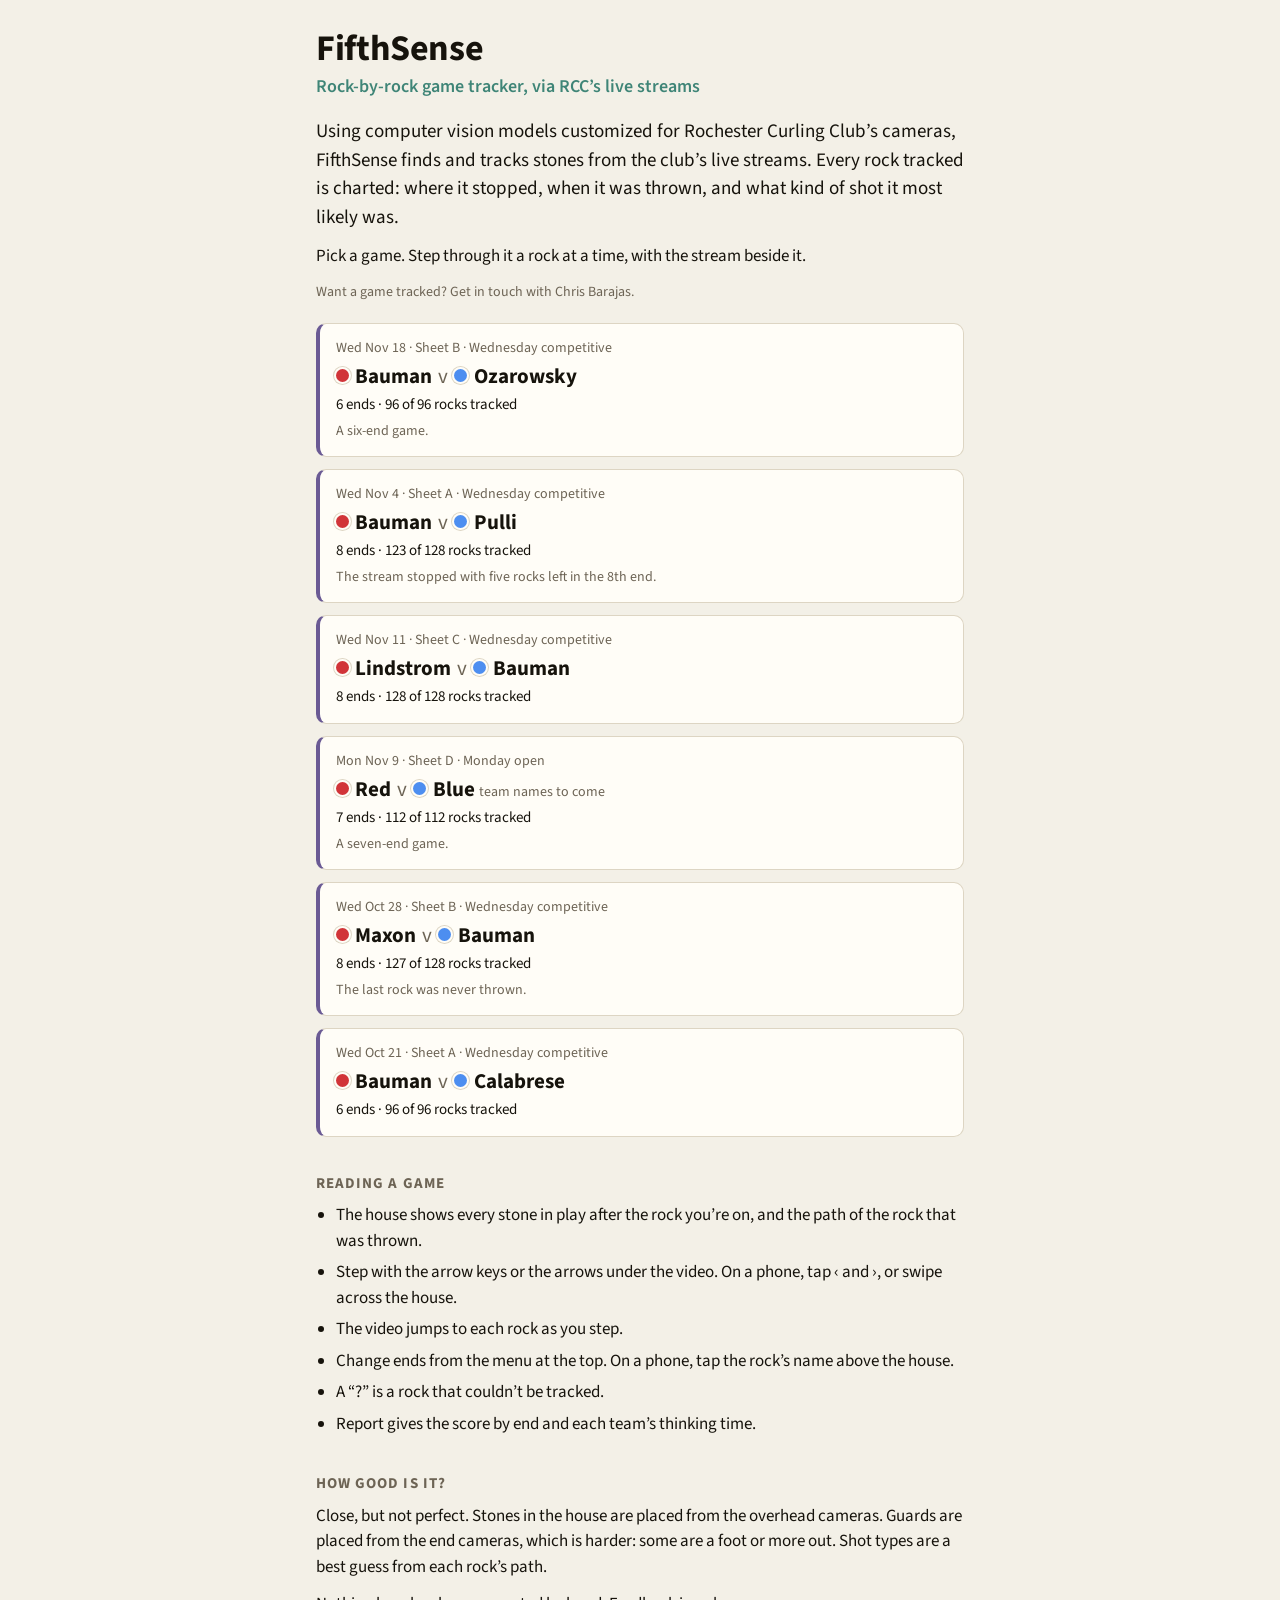
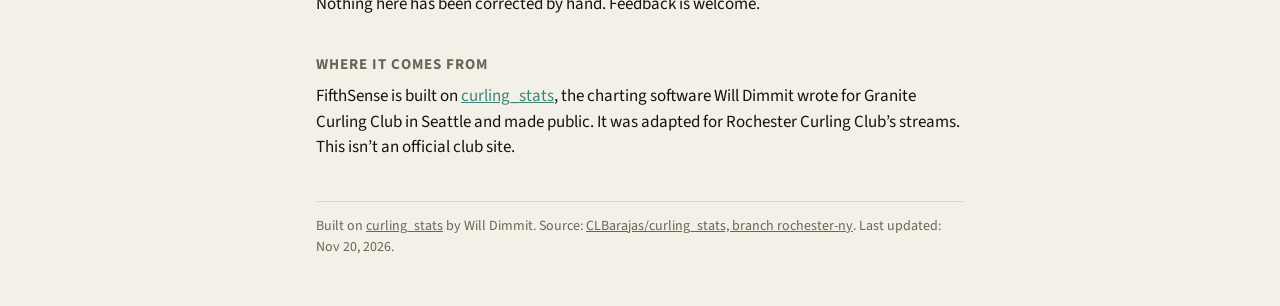
<file: index.html>
<!doctype html>
<html lang="en">
<meta charset="utf-8">
<meta name="viewport" content="width=device-width, initial-scale=1, viewport-fit=cover">
<title>FifthSense · Rock-by-rock game tracker, via RCC’s live streams</title>
<meta name="description" content="FifthSense: rock-by-rock charts of games at Rochester Curling Club, tracked by computer vision from the club’s live streams.">
<meta name="generator" content="curling_stats rochester-ny c56a456">
<style>
@font-face { font-family: "Source Sans 3"; font-weight: 200 900; font-display: swap;
             src: url("viewer/source-sans-3.woff2") format("woff2"); }
:root {
  --bg: #f3f0e7; --panel: #fffdf7; --ink: #16130c; --muted: #6d6455; --rule: #ddd5c3;
  --teal: #3f8577; --purple: #6a5a94; --red: #d13438; --yellow: #4d8ef0;
}
@media (prefers-color-scheme: dark) {
  :root { --bg: #17140f; --panel: #211c14; --ink: #f2ece0; --muted: #a2977f; --rule: #3a3226;
           --teal: #6cbcac; --purple: #a596cf; }
}
* { box-sizing: border-box; }
body { margin: 0; background: var(--bg); color: var(--ink);
       font: 17px/1.5 "Source Sans 3", system-ui, -apple-system, sans-serif;
       -webkit-text-size-adjust: 100%; }
main { max-width: 680px; margin: 0 auto;
       padding: max(28px, env(safe-area-inset-top)) max(16px, env(safe-area-inset-right))
                48px max(16px, env(safe-area-inset-left)); }
h1 { font-size: 30px; line-height: 1.15; margin: 0 0 12px; letter-spacing: -.01em; }
h1 { font-size: 36px; margin-bottom: 4px; }
.tagline { font-size: 18px; font-weight: 600; color: var(--teal); margin: 0 0 18px; }
h2 { font-size: 15px; font-weight: 700; letter-spacing: .07em; text-transform: uppercase;
     color: var(--muted); margin: 36px 0 8px; }
p { margin: 0 0 12px; }
a { color: var(--teal); }
.lede { font-size: 19px; }
ul.games { list-style: none; padding: 0; margin: 20px 0 0; display: grid; gap: 12px; }
a.game { display: block; text-decoration: none; color: inherit; background: var(--panel);
         border: 1px solid var(--rule); border-left: 4px solid var(--purple); border-radius: 10px;
         padding: 14px 16px; }
a.game:hover, a.game:focus-visible { border-left-color: var(--teal); outline: none;
         box-shadow: 0 0 0 2px var(--teal); }
a.game p { margin: 0; }
.when { font-size: 14px; color: var(--muted); }
.teams { font-size: 21px; font-weight: 700; margin: 2px 0 !important; }
.team { white-space: nowrap; }
.v { font-weight: 400; color: var(--muted); padding: 0 2px; }
.stone { display: inline-block; width: .62em; height: .62em; border-radius: 50%;
         margin-right: .3em; vertical-align: .06em; background: var(--stone, var(--muted));
         box-shadow: 0 0 0 2px var(--panel), 0 0 0 3px var(--rule); }
.stone.red { --stone: var(--red); }
.soon { font-size: 14px; font-weight: 400; color: var(--muted); white-space: nowrap; }
.stats { font-size: 15px; }
.note { font-size: 14px; color: var(--muted); margin-top: 4px !important; }
ul.how { padding-left: 20px; margin: 0; }
ul.how li { margin-bottom: 6px; }
footer { margin-top: 40px; padding-top: 14px; border-top: 1px solid var(--rule);
         font-size: 14px; color: var(--muted); }
footer a { color: inherit; }
</style>
<main>
  <h1>FifthSense</h1>
  <p class="tagline">Rock-by-rock game tracker, via RCC’s live streams</p>
  <p class="lede">Using computer vision models customized for Rochester Curling Club’s cameras, FifthSense finds and tracks stones from the club’s live streams. Every rock tracked is charted: where it stopped, when it was thrown, and what kind of shot it most likely was.</p>
  <p>Pick a game. Step through it a rock at a time, with the stream beside it.</p>
  <p class="note">Want a game tracked? Get in touch with Chris Barajas.</p>

  <ul class="games">
    <li><a class="game" href="2026-11-18-sheet-b/">
      <p class="when">Wed Nov 18 · Sheet B · Wednesday competitive</p>
      <p class="teams"><span class="team"><span class="stone red"></span>Bauman</span> <span class="v">v</span> <span class="team"><span class="stone yellow" style="--stone:#4d8ef0"></span>Ozarowsky</span> </p>
      <p class="stats">6 ends · 96 of 96 rocks tracked</p>
      <p class="note">A six-end game.</p>
    </a></li>
    <li><a class="game" href="2026-11-04-sheet-a/">
      <p class="when">Wed Nov 4 · Sheet A · Wednesday competitive</p>
      <p class="teams"><span class="team"><span class="stone red"></span>Bauman</span> <span class="v">v</span> <span class="team"><span class="stone yellow" style="--stone:#4d8ef0"></span>Pulli</span> </p>
      <p class="stats">8 ends · 123 of 128 rocks tracked</p>
      <p class="note">The stream stopped with five rocks left in the 8th end.</p>
    </a></li>
    <li><a class="game" href="2026-11-11-sheet-c/">
      <p class="when">Wed Nov 11 · Sheet C · Wednesday competitive</p>
      <p class="teams"><span class="team"><span class="stone red"></span>Lindstrom</span> <span class="v">v</span> <span class="team"><span class="stone yellow" style="--stone:#4d8ef0"></span>Bauman</span> </p>
      <p class="stats">8 ends · 128 of 128 rocks tracked</p>
      
    </a></li>
    <li><a class="game" href="2026-11-09-sheet-d/">
      <p class="when">Mon Nov 9 · Sheet D · Monday open</p>
      <p class="teams"><span class="team"><span class="stone red"></span>Red</span> <span class="v">v</span> <span class="team"><span class="stone yellow" style="--stone:#4d8ef0"></span>Blue</span> <span class="soon">team names to come</span></p>
      <p class="stats">7 ends · 112 of 112 rocks tracked</p>
      <p class="note">A seven-end game.</p>
    </a></li>
    <li><a class="game" href="2026-10-28-sheet-b/">
      <p class="when">Wed Oct 28 · Sheet B · Wednesday competitive</p>
      <p class="teams"><span class="team"><span class="stone red"></span>Maxon</span> <span class="v">v</span> <span class="team"><span class="stone yellow" style="--stone:#4d8ef0"></span>Bauman</span> </p>
      <p class="stats">8 ends · 127 of 128 rocks tracked</p>
      <p class="note">The last rock was never thrown.</p>
    </a></li>
    <li><a class="game" href="2026-10-21-sheet-a/">
      <p class="when">Wed Oct 21 · Sheet A · Wednesday competitive</p>
      <p class="teams"><span class="team"><span class="stone red"></span>Bauman</span> <span class="v">v</span> <span class="team"><span class="stone yellow" style="--stone:#4d8ef0"></span>Calabrese</span> </p>
      <p class="stats">6 ends · 96 of 96 rocks tracked</p>
      
    </a></li>
  </ul>

  <h2>Reading a game</h2>
  <ul class="how">
    <li>The house shows every stone in play after the rock you’re on, and the path of the rock that was thrown.</li>
    <li>Step with the arrow keys or the arrows under the video. On a phone, tap ‹ and ›, or swipe across the house.</li>
    <li>The video jumps to each rock as you step.</li>
    <li>Change ends from the menu at the top. On a phone, tap the rock’s name above the house.</li>
    <li>A “?” is a rock that couldn’t be tracked.</li>
    <li>Report gives the score by end and each team’s thinking time.</li>
  </ul>

  <h2>How good is it?</h2>
  <p>Close, but not perfect. Stones in the house are placed from the overhead cameras. Guards are placed from the end cameras, which is harder: some are a foot or more out. Shot types are a best guess from each rock’s path.</p>
  <p>Nothing here has been corrected by hand. Feedback is welcome.</p>

  <h2>Where it comes from</h2>
  <p>FifthSense is built on <a href="https://github.com/wdimmit/curling_stats">curling_stats</a>, the charting software Will Dimmit wrote for Granite Curling Club in Seattle and made public. It was adapted for Rochester Curling Club’s streams. This isn’t an official club site.</p>

  <footer>
    Built on <a href="https://github.com/wdimmit/curling_stats">curling_stats</a> by Will Dimmit.
    Source: <a href="https://github.com/CLBarajas/curling_stats/tree/rochester-ny">CLBarajas/curling_stats, branch rochester-ny</a>.
    Last updated: Nov 20, 2026.
  </footer>
</main>
</html>
</file>
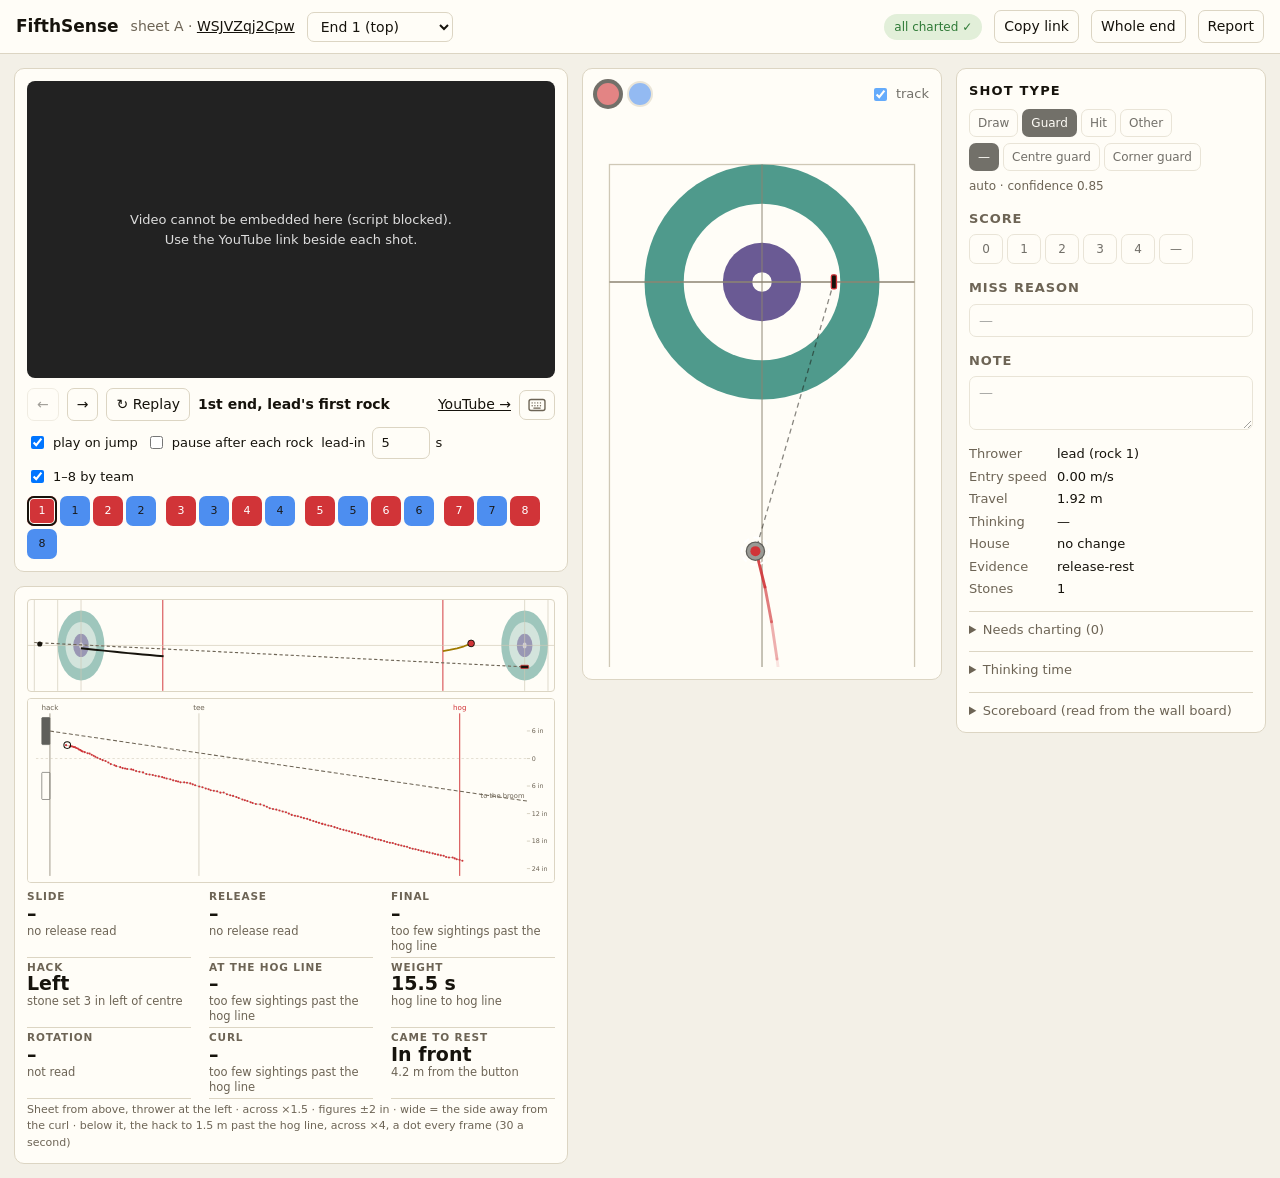
<file: 2026-10-21-sheet-a/index.html>
<!doctype html>
<meta charset="utf-8">
<meta name="viewport" content="width=device-width, initial-scale=1, viewport-fit=cover">
<title>Bauman v Calabrese, Sheet A, Oct 21 · FifthSense</title>
<meta name="generator" content="curling_stats rochester-ny c56a456, run rcc-a-1021-v2">
<link rel="stylesheet" href="../viewer/style.css">
<style>body[data-mode="view"] #houseCard > .muted { display: none; }</style>

<!-- The page is built by app.js. Everything the stylesheet selects on -- the
     ids, the classes, and the body[data-*] attributes that are this layout's
     state machine -- is rendered from frontend/viewer/, not written here.

     The comment below is the injection anchor: the service replaces it with
     the window.CHART that says whether this link edits, views or reviews. It
     is a comment rather than the script tag because a tag is markup a future
     tool might legitimately reshape, and a miss here is silent in the worst
     direction -- a view-only link that boots editable. See
     curling_score.viewer.boot_page. -->
<div id="root"></div>
<script>
window.CHART = {"mode": "view", "slug": "2026-10-21-sheet-a"};
window.SITE = {"name": "FifthSense", "read_only": true};
new MutationObserver(function () {
  document.querySelectorAll('h1 a[href="/games"]').forEach(function (a) {
    a.setAttribute("href", "../"); a.title = "All charted games";
  });
}).observe(document.documentElement, { childList: true, subtree: true });
</script>
<script src="../viewer/app.js"></script>
</file>
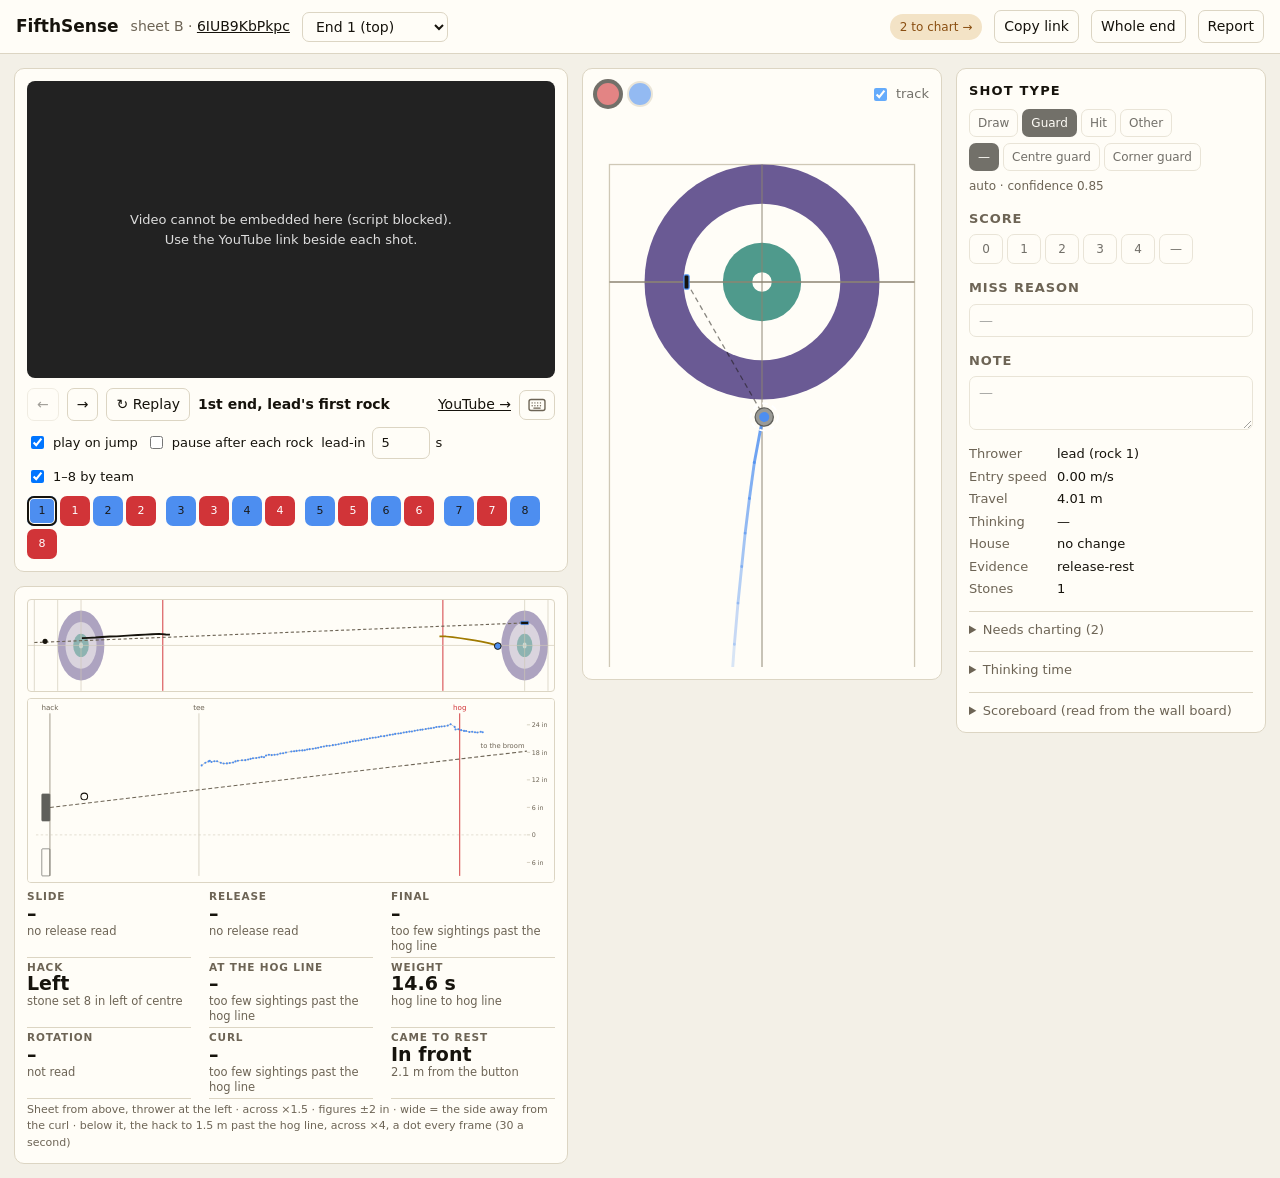
<file: 2026-10-28-sheet-b/index.html>
<!doctype html>
<meta charset="utf-8">
<meta name="viewport" content="width=device-width, initial-scale=1, viewport-fit=cover">
<title>Maxon v Bauman, Sheet B, Oct 28 · FifthSense</title>
<meta name="generator" content="curling_stats rochester-ny c56a456, run rcc-b-1028-v9">
<link rel="stylesheet" href="../viewer/style.css">
<style>body[data-mode="view"] #houseCard > .muted { display: none; }</style>

<!-- The page is built by app.js. Everything the stylesheet selects on -- the
     ids, the classes, and the body[data-*] attributes that are this layout's
     state machine -- is rendered from frontend/viewer/, not written here.

     The comment below is the injection anchor: the service replaces it with
     the window.CHART that says whether this link edits, views or reviews. It
     is a comment rather than the script tag because a tag is markup a future
     tool might legitimately reshape, and a miss here is silent in the worst
     direction -- a view-only link that boots editable. See
     curling_score.viewer.boot_page. -->
<div id="root"></div>
<script>
window.CHART = {"mode": "view", "slug": "2026-10-28-sheet-b"};
window.SITE = {"name": "FifthSense", "read_only": true};
new MutationObserver(function () {
  document.querySelectorAll('h1 a[href="/games"]').forEach(function (a) {
    a.setAttribute("href", "../"); a.title = "All charted games";
  });
}).observe(document.documentElement, { childList: true, subtree: true });
</script>
<script src="../viewer/app.js"></script>
</file>
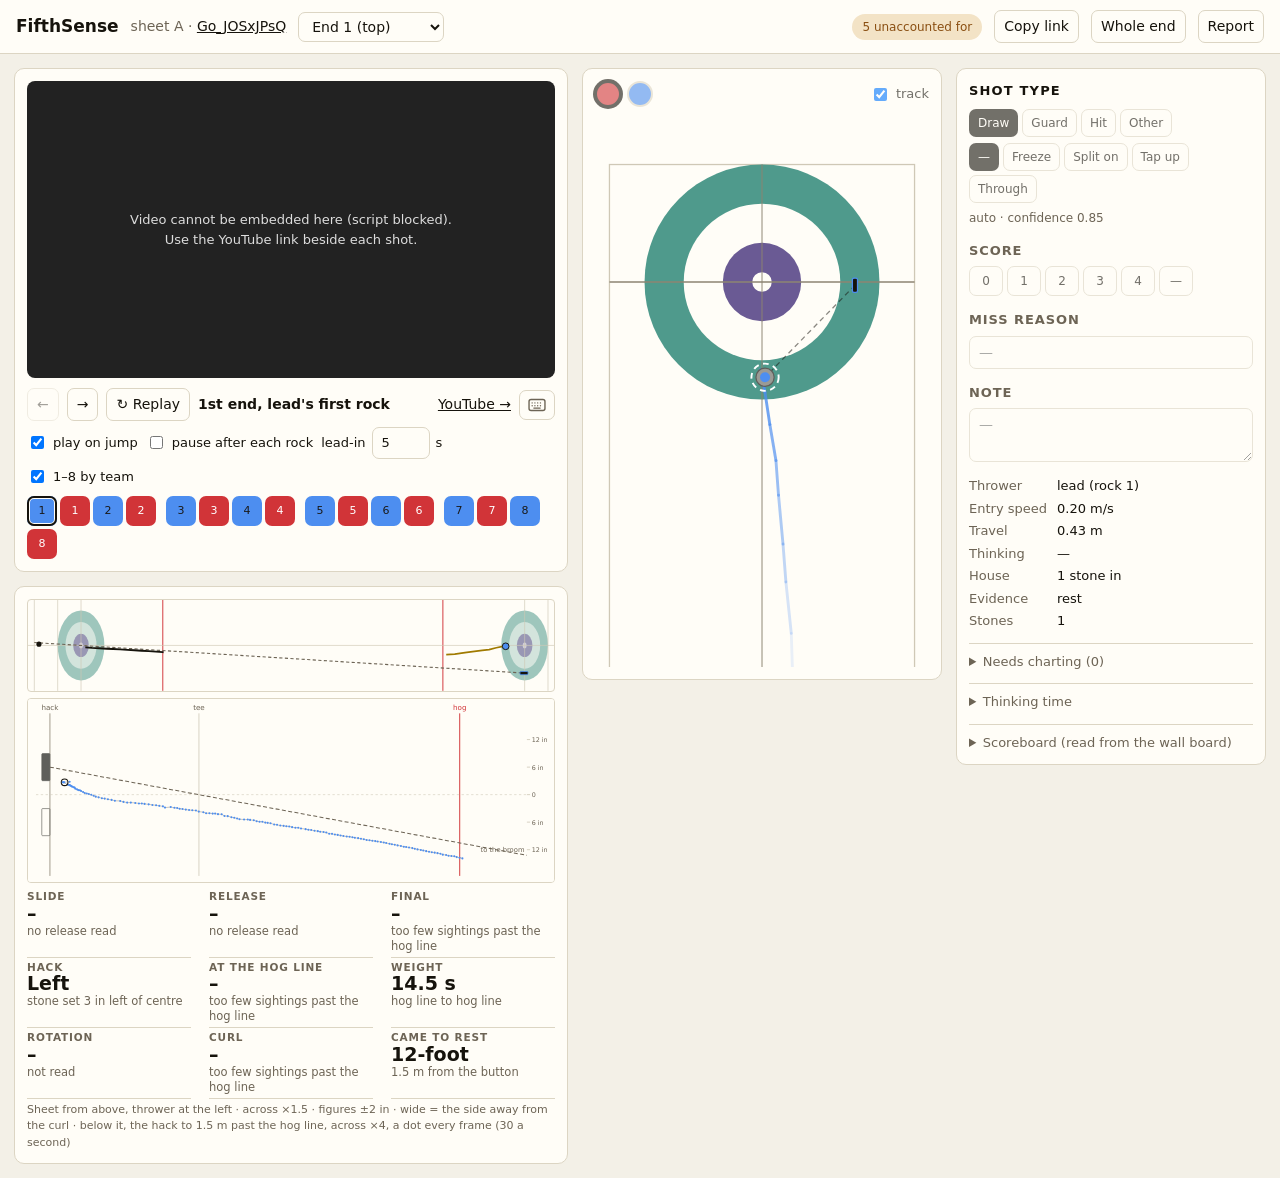
<file: 2026-11-04-sheet-a/index.html>
<!doctype html>
<meta charset="utf-8">
<meta name="viewport" content="width=device-width, initial-scale=1, viewport-fit=cover">
<title>Bauman v Pulli, Sheet A, Nov 4 · FifthSense</title>
<meta name="generator" content="curling_stats rochester-ny c56a456, run rcc-1104-v18">
<link rel="stylesheet" href="../viewer/style.css">
<style>body[data-mode="view"] #houseCard > .muted { display: none; }</style>

<!-- The page is built by app.js. Everything the stylesheet selects on -- the
     ids, the classes, and the body[data-*] attributes that are this layout's
     state machine -- is rendered from frontend/viewer/, not written here.

     The comment below is the injection anchor: the service replaces it with
     the window.CHART that says whether this link edits, views or reviews. It
     is a comment rather than the script tag because a tag is markup a future
     tool might legitimately reshape, and a miss here is silent in the worst
     direction -- a view-only link that boots editable. See
     curling_score.viewer.boot_page. -->
<div id="root"></div>
<script>
window.CHART = {"mode": "view", "slug": "2026-11-04-sheet-a"};
window.SITE = {"name": "FifthSense", "read_only": true};
new MutationObserver(function () {
  document.querySelectorAll('h1 a[href="/games"]').forEach(function (a) {
    a.setAttribute("href", "../"); a.title = "All charted games";
  });
}).observe(document.documentElement, { childList: true, subtree: true });
</script>
<script src="../viewer/app.js"></script>
</file>
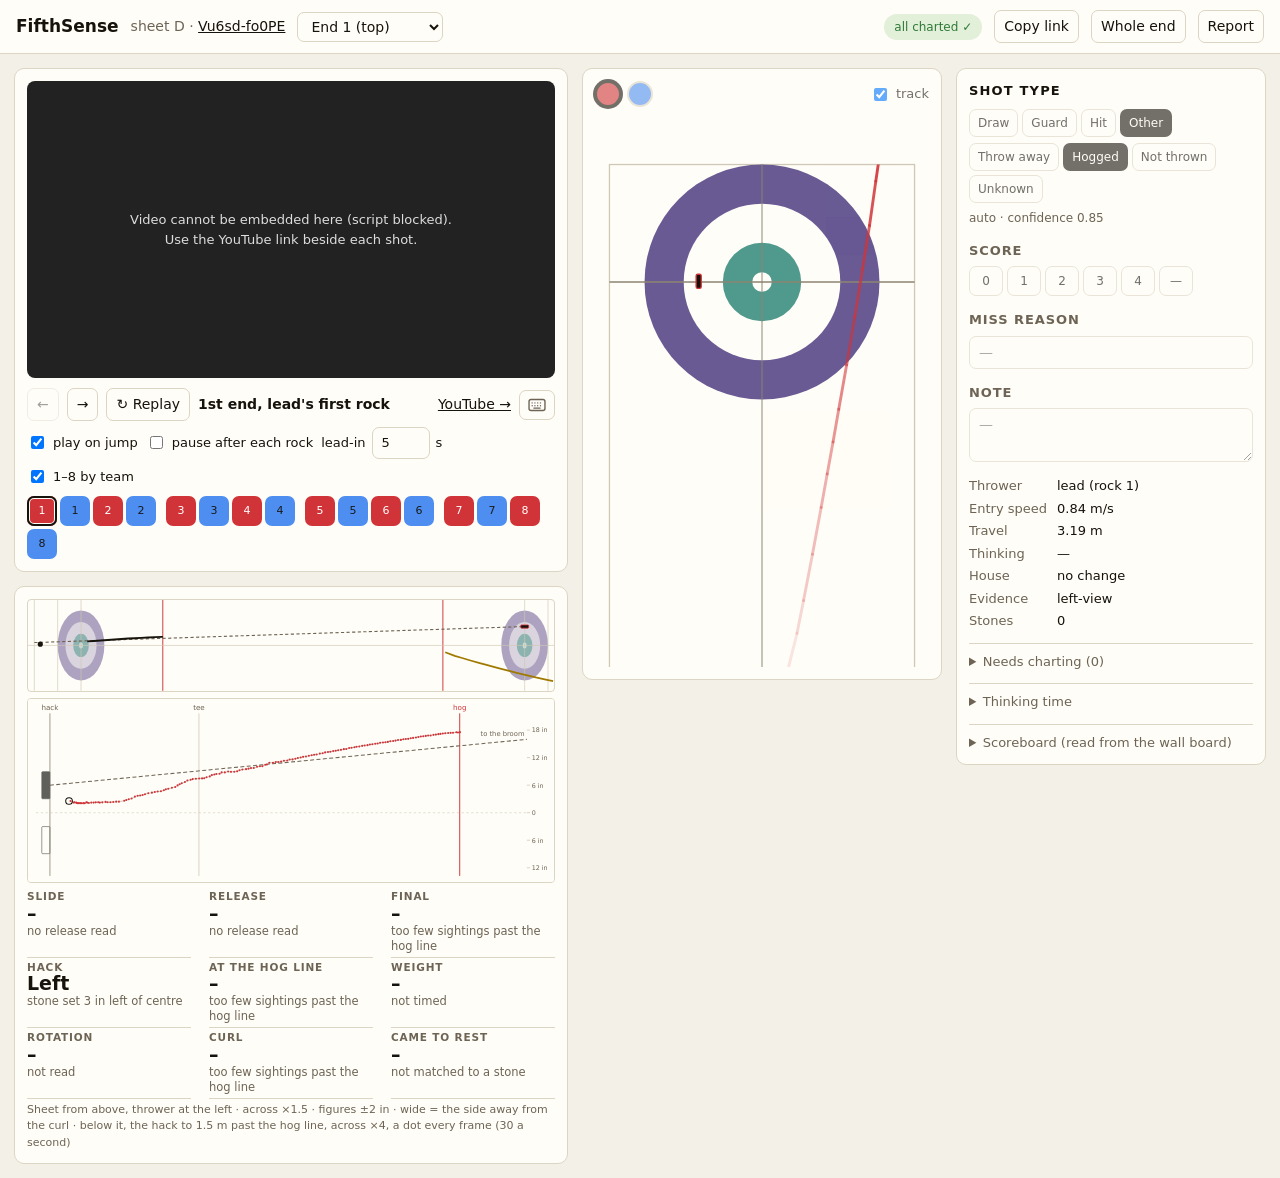
<file: 2026-11-09-sheet-d/index.html>
<!doctype html>
<meta charset="utf-8">
<meta name="viewport" content="width=device-width, initial-scale=1, viewport-fit=cover">
<title>Red v Blue, Sheet D, Nov 9 · FifthSense</title>
<meta name="generator" content="curling_stats rochester-ny c56a456, run rcc-d-1109-v11">
<link rel="stylesheet" href="../viewer/style.css">
<style>body[data-mode="view"] #houseCard > .muted { display: none; }</style>

<!-- The page is built by app.js. Everything the stylesheet selects on -- the
     ids, the classes, and the body[data-*] attributes that are this layout's
     state machine -- is rendered from frontend/viewer/, not written here.

     The comment below is the injection anchor: the service replaces it with
     the window.CHART that says whether this link edits, views or reviews. It
     is a comment rather than the script tag because a tag is markup a future
     tool might legitimately reshape, and a miss here is silent in the worst
     direction -- a view-only link that boots editable. See
     curling_score.viewer.boot_page. -->
<div id="root"></div>
<script>
window.CHART = {"mode": "view", "slug": "2026-11-09-sheet-d"};
window.SITE = {"name": "FifthSense", "read_only": true};
new MutationObserver(function () {
  document.querySelectorAll('h1 a[href="/games"]').forEach(function (a) {
    a.setAttribute("href", "../"); a.title = "All charted games";
  });
}).observe(document.documentElement, { childList: true, subtree: true });
</script>
<script src="../viewer/app.js"></script>
</file>
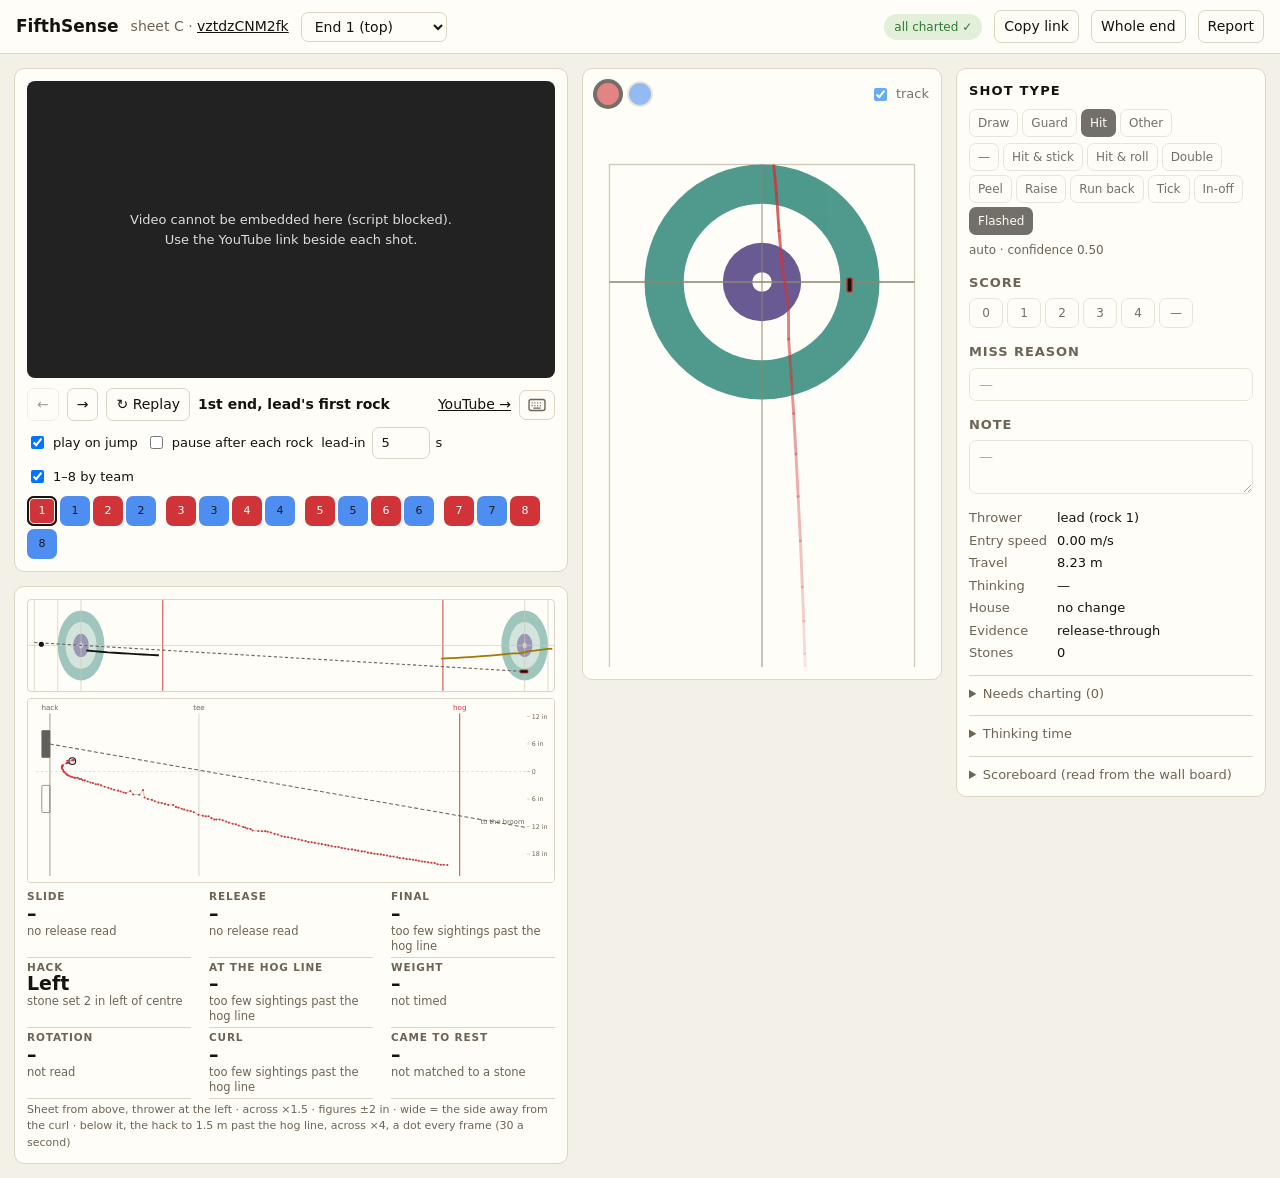
<file: 2026-11-11-sheet-c/index.html>
<!doctype html>
<meta charset="utf-8">
<meta name="viewport" content="width=device-width, initial-scale=1, viewport-fit=cover">
<title>Lindstrom v Bauman, Sheet C, Nov 11 · FifthSense</title>
<meta name="generator" content="curling_stats rochester-ny c56a456, run rcc-c-1111-v12">
<link rel="stylesheet" href="../viewer/style.css">
<style>body[data-mode="view"] #houseCard > .muted { display: none; }</style>

<!-- The page is built by app.js. Everything the stylesheet selects on -- the
     ids, the classes, and the body[data-*] attributes that are this layout's
     state machine -- is rendered from frontend/viewer/, not written here.

     The comment below is the injection anchor: the service replaces it with
     the window.CHART that says whether this link edits, views or reviews. It
     is a comment rather than the script tag because a tag is markup a future
     tool might legitimately reshape, and a miss here is silent in the worst
     direction -- a view-only link that boots editable. See
     curling_score.viewer.boot_page. -->
<div id="root"></div>
<script>
window.CHART = {"mode": "view", "slug": "2026-11-11-sheet-c"};
window.SITE = {"name": "FifthSense", "read_only": true};
new MutationObserver(function () {
  document.querySelectorAll('h1 a[href="/games"]').forEach(function (a) {
    a.setAttribute("href", "../"); a.title = "All charted games";
  });
}).observe(document.documentElement, { childList: true, subtree: true });
</script>
<script src="../viewer/app.js"></script>
</file>
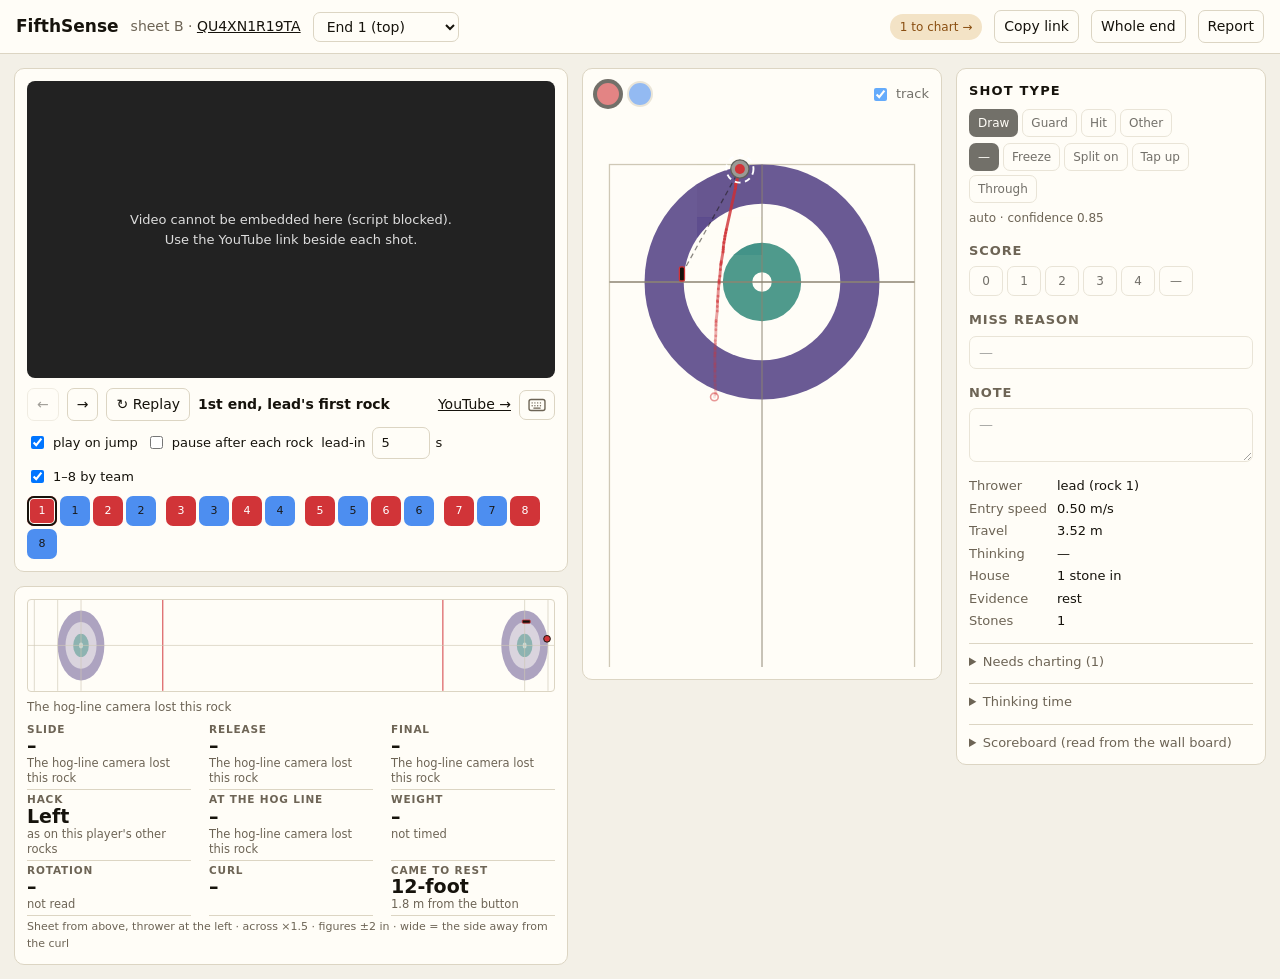
<file: 2026-11-18-sheet-b/index.html>
<!doctype html>
<meta charset="utf-8">
<meta name="viewport" content="width=device-width, initial-scale=1, viewport-fit=cover">
<title>Bauman v Ozarowsky, Sheet B, Nov 18 · FifthSense</title>
<meta name="generator" content="curling_stats rochester-ny c56a456, run rcc-b-1118-v2">
<link rel="stylesheet" href="../viewer/style.css">
<style>body[data-mode="view"] #houseCard > .muted { display: none; }</style>

<!-- The page is built by app.js. Everything the stylesheet selects on -- the
     ids, the classes, and the body[data-*] attributes that are this layout's
     state machine -- is rendered from frontend/viewer/, not written here.

     The comment below is the injection anchor: the service replaces it with
     the window.CHART that says whether this link edits, views or reviews. It
     is a comment rather than the script tag because a tag is markup a future
     tool might legitimately reshape, and a miss here is silent in the worst
     direction -- a view-only link that boots editable. See
     curling_score.viewer.boot_page. -->
<div id="root"></div>
<script>
window.CHART = {"mode": "view", "slug": "2026-11-18-sheet-b"};
window.SITE = {"name": "FifthSense", "read_only": true};
new MutationObserver(function () {
  document.querySelectorAll('h1 a[href="/games"]').forEach(function (a) {
    a.setAttribute("href", "../"); a.title = "All charted games";
  });
}).observe(document.documentElement, { childList: true, subtree: true });
</script>
<script src="../viewer/app.js"></script>
</file>
<file: viewer/style.css>
/* "Club": a printed scorecard rather than a dashboard.
 *
 * There is no accent HUE. Interaction is ink inversion and rule weight, which
 * is what a scorecard has always used -- and it keeps the palette clear of the
 * four colours that are already load-bearing DATA here: the red and yellow
 * rocks, and the green 12-foot and blue 4-foot of the painted ice. The old
 * --accent (#2b6cb0) sat a few degrees off the 4-foot blue, so "this is
 * interactive" and "this is the four-foot" were near neighbours.
 *
 * --onaccent exists because --accent inverts between the modes: ink on paper,
 * paper on oak. Every fill that used to hardcode #fff on top of --accent now
 * reads this instead, or the dark mode would put white text on a pale fill.
 * The #fff that sits on --red is NOT that, and stays put. */
:root {
  --bg:#f3f0e7; --panel:#fffdf7; --ink:#16130c; --muted:#6d6455;
  --line:#dcd5c3; --accent:#16130c; --onaccent:#fffdf7;
  --soft:#eee8da; --band:#f7f3ea;
  --red:#d13438; --yellow:#e8b400;
  --warn:#8a4f12; --warnbg:#f3e3c6; --ok:#2f7a37; --okbg:#e2efd9;
  --ice:#fffdf7; --iceline:#cfc8b6; --rail:#8c8472;
  --display:"Archivo Narrow",system-ui,-apple-system,"Segoe UI",sans-serif;
}
/* Warm dark: oak and charcoal, not the blue-grey it replaces, or the two modes
   read as two different products.
   --ice/--iceline/--rail are deliberately NOT redefined here. Nothing in either
   stylesheet reads them -- the house is drawn from PAINT in core/constants.mjs,
   a JS constant that cannot see prefers-color-scheme -- so overriding them
   would be dead code claiming the ice follows the mode. It does not, and it
   should not: a curling sheet is a lit white surface whatever the room is
   doing, and the rings and rocks have to keep the colours they have on the ice.
   The :root copies above are kept only to stay in step with PAINT. */
@media (prefers-color-scheme: dark) {
  :root:not([data-theme="light"]) {
    --bg:#17140f; --panel:#211c14; --ink:#f2ece0; --muted:#a2977f;
    --line:#372f22; --accent:#f2ece0; --onaccent:#17140f;
    --soft:#2c251a; --band:#262017;
    --warn:#e0a94a; --warnbg:#3a2c11; --ok:#7fbf6a; --okbg:#1c2c16;
  }
}
* { box-sizing:border-box; }
body { margin:0; background:var(--bg); color:var(--ink);
       font:14px/1.5 system-ui,-apple-system,"Segoe UI",sans-serif; }
header { padding:10px 16px; border-bottom:1px solid var(--line);
         background:var(--panel); display:flex; gap:12px; align-items:center;
         flex-wrap:wrap; position:sticky; top:0; z-index:5; }
/* The header is a stacking context, so #menu's own z-index only counts inside
   it: while ⋯ is open the header itself must clear the phone's House-tab house
   and the edit-mode house (8/9), or they cover the menu from I played… down. */
body[data-menu="open"] header { z-index:10; }
/* The condensed face carries the headings and every number; body copy stays on
   the system sans, which is what a dense charting form wants at 13px. The stack
   falls back to system-ui by design: the face comes from a CDN, so an offline
   `curling-score serve` loses the character but keeps the layout. */
h1 { font-family:var(--display); font-size:17px; margin:0; font-weight:700;
     white-space:nowrap; }
/* The title reads as a title until you reach for it. */
h1 a { text-decoration:none; color:inherit; }
h1 a:hover { color:var(--accent); text-decoration:underline; }
h2 { font-family:var(--display); font-size:13px; margin:0 0 8px; font-weight:700;
     color:var(--ink); text-transform:uppercase; letter-spacing:.09em; }
h3 { font-family:var(--display); font-size:13px; margin:14px 0 6px; font-weight:700;
     color:var(--muted); text-transform:uppercase; letter-spacing:.07em; }

/* Numerals in the condensed face, everywhere a figure is meant to be compared
   down a column: the scoreboard, the grade row, the clock totals, the rock
   chips and the watch list. tabular-nums stays on each of them -- the face is
   a change of voice, not a substitute for the figures lining up. */
.shot, .scorebtns button, .pill, th, dd, table, #stoneChip,
.wsc, .wdisc, .wsecs, .wtotals, .wen { font-family:var(--display); }
.muted { color:var(--muted); }
.grow { flex:1 1 auto; }
.row { display:flex; gap:8px; align-items:center; flex-wrap:wrap; }
a { color:var(--accent); }

/* React mounts into a container, and <header>, <main> and #report were body's
   own children. `display:contents` makes that container generate no box, so
   the grid below lays out exactly as it did -- the same technique #menu uses
   a little further down, for the same reason. */
#root { display:contents; }

/* Laid out by area so the shot detail sits right under the video: the house
   and the chart panel span the rows beside it, and the last row is 1fr so a
   tall column grows that row rather than opening a gap under the video. See
   docs/superpowers/specs/2026-09-24-desktop-shot-detail-design.md §1. */
main { display:grid; gap:14px; padding:14px;
       grid-template-columns:minmax(0,1fr) minmax(290px,360px) 310px;
       grid-template-areas: "play house chart" "detail house chart";
       grid-template-rows: auto 1fr;
       align-items:start; }
#playCard { grid-area: play; }
#detailCard { grid-area: detail; }
#houseCard { grid-area: house; }
#chart { grid-area: chart; }
@media (max-width:1180px){ main { grid-template-columns:minmax(0,1fr) 320px;
  grid-template-areas: "play house" "detail house" "chart house";
  grid-template-rows: auto auto 1fr; } }
@media (max-width:820px){ main { grid-template-columns:1fr;
  grid-template-areas: "play" "detail" "house" "chart";
  grid-template-rows: none; } }
/* The phone layouts place these cards themselves, and a grid-area naming an
   area that no longer exists would push a card into the implicit grid, so
   the names go as well as the areas. */
@media (max-width:640px){
  main { grid-template-areas: none; }
  #playCard, #houseCard, #chart { grid-area: auto; }
  #detailCard { display: none; }
}

/* --- shot detail (desktop) ---------------------------------------------- */
/* The phone's Detail rules live inside its media query; these are the
   desktop card's own. The strip scales to the card through its viewBox. */
#detailCard { container-type: inline-size; }
#detailCard .dstrip { display: block; width: 100%; height: auto; background: var(--ice);
                      border: 1px solid var(--line); border-radius: 4px; }
#detailCard .dstrip-none { aspect-ratio: 660 / 114; }
/* The delivery close up under the strip, the same way round and as wide. */
#detailCard .dlv { display: block; width: 100%; height: auto; background: var(--ice);
                   border: 1px solid var(--line); border-radius: 4px; margin-top: 6px; }
#detailCard .dlvnone { font-size: 12px; color: var(--muted); margin: 6px 0 0; }
/* At 1440 x 900 the video's natural height leaves only ~300 px under it, so
   these six rows are tighter than the phone's: less row padding and a closer
   line-height, not a smaller number (font-size stays 19px, matching the
   mockup) and not fewer columns. Frees ~34 px, enough for the card to clear
   the fold with the ~6 px margin the design calls for. */
#detailCard .dfigs { margin: 4px 0 0; display: grid; gap: 0 18px;
                     grid-template-columns: repeat(3, minmax(0, 1fr)); }
#detailCard .dfig { padding: 3px 0; border-bottom: 1px solid var(--line); min-width: 0;
                    line-height: 1.3; }
#detailCard .dfig dt { font-size: 10.5px; letter-spacing: .08em; text-transform: uppercase;
                       color: var(--muted); font-weight: 600; }
#detailCard .dfig .dval { margin: 0; font-family: var(--display); font-size: 19px; font-weight: 700;
                          line-height: 1.05; white-space: nowrap; font-variant-numeric: tabular-nums; }
/* The three .dfigs columns are minmax(0,1fr): their width comes from the
   card's own width, not the viewport's, and the grid-template-columns
   change at each of main's breakpoints resets it, so the card is narrowest
   right after 1180px and right after 820px rather than at the viewport
   extremes. Measured at 1181x900 and 821x900 (card 440px/444px, columns
   126px/127.3px, 18px gap): a 19px "6 ft 1 in narrow" (16 chars) already
   overflows there, and a 17-char value ("1 ft 10 in narrow") measures
   130.3px at 16px -- the reviewer's suggested step -- which still overflows
   both columns (by 4.3px and 3.0px). 15px measures 122.2px, clearing both
   with 3.8px and 5.2px to spare (measured with a DOM Range, since scrollWidth
   floors at clientWidth once nothing overflows and cannot show the margin).
   500px sits between the card widths that still overflow at 19px (up to
   ~487px, measured at 864x900) and the ones that already clear it (from
   ~502px, measured at 1228x900), so it catches both narrow points while
   leaving 1280x900 (554px) and 1440x900 (699px) at the full size. This rule
   must stay after the plain .dval rule above: same specificity, so source
   order decides, and a container query earlier in the file loses the
   cascade. */
@container (max-width: 500px) {
  #detailCard .dfig .dval { font-size: 15px; }
}
#detailCard .dfig .dnote { margin: 0; font-size: 11.5px; color: var(--muted);
                           display: flex; align-items: center; gap: 5px; }
#detailCard .dcap { font-size: 11px; color: var(--muted); margin: 3px 0 0; }
#detailCard .dnone { font-size: 14px; color: var(--muted); margin: 0; }
.card { background:var(--panel); border:1px solid var(--line);
        border-radius:10px; padding:12px; }

select, button, input, textarea {
  font:inherit; padding:5px 9px; border-radius:7px; color:var(--ink);
  border:1px solid var(--line); background:var(--panel); }
button { cursor:pointer; }
button:hover:not(:disabled) { border-color:var(--accent); }
button:disabled { opacity:.4; cursor:default; }
button.on { background:var(--accent); color:var(--onaccent); border-color:transparent; }
textarea { width:100%; resize:vertical; min-height:44px; }
input[type=text] { width:100%; }
label.chk { display:flex; gap:6px; align-items:center; cursor:pointer;
            font-size:13px; }

/* --- video ------------------------------------------------------------- */
.video { position:relative; width:100%; aspect-ratio:16/9; background:#000;
         border-radius:8px; overflow:hidden; }
.video iframe, .video > div { width:100%; height:100%; border:0; }
/* The page's own <video>, where `serve` hands it the game's file to play in
   place of the YouTube player (runtime/player.mjs), and its controls: along
   the bottom, and only while the pointer is moving over the picture (.on).
   A jump or a pause draws nothing, which is the whole point of it. */
.video video { display:block; width:100%; height:100%; object-fit:contain;
               background:#000; cursor:pointer; }
.video > div.vbar { position:absolute; left:0; right:0; bottom:0; height:auto;
                    display:flex; align-items:center; gap:10px;
                    padding:22px 12px 8px; color:#fff; font-size:12px;
                    font-variant-numeric:tabular-nums;
                    background:linear-gradient(transparent, rgba(0,0,0,.72));
                    opacity:0; pointer-events:none; transition:opacity .15s; }
.video > div.vbar.on { opacity:1; pointer-events:auto; }
.vbar button { all:unset; cursor:pointer; padding:2px 6px; font-size:15px;
               line-height:1; color:#fff; }
.vbar .vscrub { flex:1; min-width:0; margin:0; accent-color:#fff; cursor:pointer; }
.vbar .vtime { white-space:nowrap; }
.fallback { display:grid; place-items:center; height:100%; padding:20px;
            text-align:center; color:#ddd; background:#222; font-size:13px; }

/* --- shot chips -------------------------------------------------------- */
.shots { display:flex; flex-wrap:wrap; gap:4px; margin-top:10px; }
/* A fours end's sixteen rocks, in fours: the two leads' rocks, the seconds',
   the thirds', the skips'. The gap inside a four closes a little and the one
   between fours opens, so the row reads lead / second / third / skip at a
   glance (App.jsx gives the row .by-position when the end has sixteen). */
.shots.by-position { gap:3px; }
.shots.by-position .shot:nth-child(4n+1):not(:first-child) { margin-left:7px; }
.shot { width:30px; height:30px; border-radius:7px; border:1px solid var(--line);
        display:grid; place-items:center; font-size:11px; cursor:pointer;
        background:var(--panel); font-variant-numeric:tabular-nums; position:relative; }
.shot.red { background:var(--red); color:#fff; border-color:transparent; }
.shot.yellow { background:var(--yellow); color:#1a1a1a; border-color:transparent; }
/* The selected rock's ring lies wholly on its own chip: 2 px of outline
   over the border and the first pixel inside it, so it never reaches into
   the gap between chips, however narrow (1 px in some rows), and the 1 px
   of panel the inset shadow leaves inside it keeps the ring off the chip's
   colour. It ran 4 px out before, over a 2-4 px gap, and lay across the
   neighbours (2026-11-20). */
.shot.sel { outline:2px solid var(--accent); outline-offset:-2px;
            box-shadow:inset 0 0 0 2px var(--panel); }
.shot.unknown { border:2px dashed var(--warn); opacity:.75; }
.shot.graded::after { content:""; position:absolute; right:2px; bottom:2px;
                      width:5px; height:5px; border-radius:50%; background:var(--ok); }

.warn { background:var(--warnbg); color:var(--warn); border-radius:7px;
        padding:7px 10px; margin-top:9px; font-size:13px; }

/* --- doubles: the end box (hammer, power play, swap toggles) ----------- */
.wpp { font-size:12px; padding:1px 7px; border-radius:999px; background:var(--warnbg); color:var(--warn); white-space:nowrap; }
#endBox { margin-top:12px; }
#endBox label { display:block; margin:4px 0; }
/* A switch that was not saved: nobody signed in, or the server said why. */
.endnote { margin:6px 0 0; font-size:13px; color:var(--warn); }
.endnote button { min-height:44px; margin-left:6px; }
.endfacts { display:flex; gap:8px; flex-wrap:wrap; align-items:center; font-size:13px; margin:4px 0; }

/* --- house ------------------------------------------------------------- */
#house { width:100%; height:auto; display:block; touch-action:none;
         cursor:crosshair; }
#house .stone { cursor:grab; }
.tools { display:flex; gap:6px; align-items:center; flex-wrap:wrap;
         margin-bottom:8px; }
.swatchbtn { width:26px; height:26px; border-radius:50%; padding:0;
             border:2px solid var(--line); }
.swatchbtn.red { background:var(--red); }
.swatchbtn.yellow { background:var(--yellow); }
.swatchbtn.on { border-color:var(--accent); box-shadow:0 0 0 2px var(--accent); }

/* --- chart panel ------------------------------------------------------- */
.pick { display:flex; flex-wrap:wrap; gap:4px; }
.pick button { padding:4px 8px; font-size:12px; }
.scorebtns button { width:34px; padding:5px 0; font-variant-numeric:tabular-nums; }
/* A score gets circled on a scorecard, not filled in. The type row above keeps
   the ink fill, so the two selections stop reading as the same gesture -- with
   no accent hue they were both a solid ink block and competed. (0,2,1) over
   button.on's (0,1,1), so this wins without touching that rule. */
.scorebtns button.on { background:var(--panel); color:var(--ink);
                       border:2px solid var(--ink); font-weight:700; }
#score td.unread { opacity: 0.45; }
.scorekey { display: flex; gap: 12px; flex-wrap: wrap;
            font-size: 12px; opacity: 0.7; margin: 6px 0 0; }
dl { display:grid; grid-template-columns:auto 1fr; gap:3px 10px; margin:8px 0 0;
     font-size:13px; }
dt { color:var(--muted); }
dd { margin:0; font-variant-numeric:tabular-nums; }
.queue { max-height:220px; overflow:auto; margin-top:6px; }
.queue button { display:block; width:100%; text-align:left; margin-bottom:3px;
                font-size:12px; }
details { margin-top:12px; border-top:1px solid var(--line); padding-top:8px; }
summary { cursor:pointer; color:var(--muted); font-size:13px; }
table { border-collapse:collapse; width:100%; font-variant-numeric:tabular-nums; }
th,td { padding:4px 6px; text-align:center; border-bottom:1px solid var(--line); }
th { color:var(--muted); font-weight:600; font-size:12px; }
td.name, th.name { text-align:left; font-weight:600; }
.swatch { display:inline-block; width:10px; height:10px; border-radius:50%;
          margin-right:6px; }

.pill { padding:3px 9px; border-radius:999px; font-size:12px;
        border:1px solid var(--line); white-space:nowrap; }
.pill.ok { background:var(--okbg); color:var(--ok); border-color:transparent; }
.pill.bad { background:var(--warnbg); color:var(--warn); border-color:transparent; }
/* A game still being played. The same red in both themes: it reads as "on
 * air", which neither the warning nor the ok colours do. */
.pill.live, .wlive { background:#c0392b; color:#fff; border-color:transparent;
  text-transform:uppercase; letter-spacing:.04em; font-weight:650; }
.wlive { font-size:11px; padding:1px 6px; border-radius:999px; margin-left:6px; white-space:nowrap; }

/* --- report ------------------------------------------------------------ */
/* The game report: a by-end table, the two teams head to head, the clock and
   the detail, as on board B of the "Game Report Readability" canvas
   (docs/superpowers/specs/2026-10-01-game-report-and-entered-scores-design.md).
   Set in Source Sans 3 like the games page, with tabular figures so every
   column of numbers lines up. Team colours are SVG fills (.rpt-dot, the
   duel bars), because a CSS background is dropped when the page prints. */
/* Source Sans 3 (SIL OFL 1.1, source-sans-3.OFL.txt): the latin subset, every
   weight from 400 to 700 in one variable file. Shipped with the viewer rather
   than fetched from Google, because the viewer reaches for nothing but
   YouTube and so keeps working offline under `curling-score serve`
   (tests/test_frontend_build.py). */
@font-face { font-family:"Source Sans 3"; font-style:normal; font-weight:400 700;
             font-display:swap; src:url("source-sans-3.woff2") format("woff2"); }
#report { padding:24px 28px 40px; display:none;
          font-family:"Source Sans 3",system-ui,-apple-system,"Segoe UI",sans-serif;
          font-size:15px; line-height:1.4; font-variant-numeric:tabular-nums; }
#report.show { display:block; }
body.reporting main { display:none; }
#report table, #report th, #report button { font-family:inherit; }
.rpt { max-width:1216px; margin:0 auto; display:flex; flex-direction:column; gap:20px; }
.rpt .card { border-radius:12px; padding:20px 24px; min-width:0; }
.rpt h2 { font-family:inherit; font-size:19px; font-weight:700; line-height:1.2;
          text-transform:none; letter-spacing:0; margin:0; color:var(--ink); }
.rpt h3 { font-family:inherit; font-size:15px; font-weight:700; text-transform:none;
          letter-spacing:0; color:var(--ink); margin:0 0 6px; }
.rpt .sub { font-size:14px; color:var(--muted); margin:2px 0 14px; }
.rpt-dot { flex:none; }
.rpt-dot.red circle { fill:var(--red); }
.rpt-dot.yellow circle { fill:var(--yellow); }
.rpt-team { display:inline-flex; align-items:center; gap:8px; font-weight:600; }
.rpt-head { display:flex; align-items:flex-end; gap:16px 20px; flex-wrap:wrap; }
.rpt-meta { font-size:15px; color:var(--muted); margin-bottom:4px; }
.rpt-title { font-family:inherit; font-size:34px; line-height:1.1; font-weight:700;
             text-transform:none; letter-spacing:0; white-space:normal;
             display:flex; align-items:center; gap:12px; flex-wrap:wrap; }
.rpt-title .v { color:var(--muted); font-weight:400; font-size:26px; }
.rpt-cover { display:inline-flex; align-items:center; gap:10px; min-height:40px;
             padding:6px 16px; border-radius:999px; border:0; cursor:pointer;
             background:var(--warnbg); color:var(--warn); font-size:15px; font-weight:600; }
.rpt-cover:disabled { cursor:default; }
.rpt-top { display:grid; grid-template-columns:minmax(0,7fr) minmax(0,5fr); gap:20px;
           align-items:stretch; }
/* A game of more than four ends does not fit beside the head-to-head at
   1280 px, and below 1240 px nor do four: the by-end table then takes the
   full width, and the two comparisons sit side by side under it. */
.rpt-top.long { grid-template-columns:minmax(0,1fr); }
.rpt-top.long .rpt-h2h-body { display:grid; grid-template-columns:repeat(2, minmax(0,1fr)); gap:20px 40px; }
.rpt-top.long .rpt-h2h-body > div + div { border-top:0; padding-top:0; }
@media (max-width: 1240px) and (min-width: 821px) {
  .rpt-top { grid-template-columns:minmax(0,1fr); }
  .rpt-h2h-body { display:grid; grid-template-columns:repeat(2, minmax(0,1fr)); gap:20px 40px; }
  .rpt-h2h-body > div + div { border-top:0; padding-top:0; }
}

/* By end. The table is as wide as its columns, not the card: numbers spread
   across a wide card are numbers the eye cannot track along a row. */
.rpt-scroll { overflow-x:auto; }
.rpt-byend { width:auto; font-size:17px; }
.rpt-byend th, .rpt-byend td { border:0; padding:0 10px; height:38px; text-align:center;
                               font-size:inherit; color:var(--ink); }
.rpt-byend thead th { height:32px; font-size:13px; font-weight:600; color:var(--muted);
                      white-space:nowrap; }
.rpt-byend th[scope=row] { text-align:left; padding-left:0; min-width:150px; font-size:16px;
                           white-space:nowrap; position:sticky; left:0; background:var(--panel); z-index:1; }
.rpt-byend tr.blk th { height:28px; vertical-align:bottom; text-align:left; padding:0 0 4px;
                       font-size:12px; font-weight:700; letter-spacing:.08em;
                       text-transform:uppercase; color:var(--muted);
                       border-bottom:1px solid var(--line); }
.rpt-byend tbody tr:not(.blk) > * { border-bottom:1px solid var(--line); }
.rpt-byend td { min-width:64px; position:relative; }
.rpt-byend td.tot { background:var(--band); font-weight:700; min-width:90px; }
.rpt-byend td.tot.partial { color:var(--muted); }
.rpt-byend .zero, .rpt-byend .none, .rpt-byend td.none { color:var(--muted); }
.rpt-byend .won, .rpt-byend td.won { font-weight:700; }
.rpt-byend .rpt-noscore { text-align:left; padding:8px 0; height:auto; color:var(--muted);
                          font-size:14px; }
.rpt .ham { width:6px; height:6px; }
.rpt .ham circle { fill:var(--muted); }
.rpt-byend .ham { position:absolute; left:8px; top:50%; margin-top:-3px; }
.rpt-key { display:flex; flex-wrap:wrap; gap:6px 18px; font-size:13px; color:var(--muted);
           margin-top:12px; }
.rpt-key .ham { margin-right:6px; vertical-align:middle; }
.rpt-rule { border:0; height:1px; background:var(--line); margin:20px 0 16px; }
.rpt-notes p { margin:0 0 8px; font-size:14px; color:var(--muted); line-height:1.45; }

/* Head to head: mirrored bars on a 0-100 scale, the number outside each. */
.rpt-h2h-body { display:flex; flex-direction:column; gap:20px; }
.rpt-h2h-body > div + div { border-top:1px solid var(--line); padding-top:16px; }
.rpt-h2h-body > div + div h2 { font-size:17px; margin-bottom:8px; }
.duel-head, .duel-row { display:grid; align-items:center;
                        grid-template-columns:3.4em minmax(0,1fr) 6.2em minmax(0,1fr) 3.4em; }
.duel-head { height:28px; margin-bottom:4px; font-size:15px; }
.duel-head > :first-child { grid-column:1 / 3; justify-self:end; }
.duel-head > :last-child { grid-column:4 / 6; }
.duel-row { min-height:46px; }
.duel-row.total { border-top:2px solid var(--line); margin-top:4px; }
.duel-label { text-align:center; font-weight:600; }
.duel-row.total .duel-label { font-weight:700; }
.duel-num { font-size:18px; font-weight:500; color:var(--muted); line-height:1.15; }
.duel-num.better { font-weight:700; color:var(--ink); }
.duel-num.r { text-align:right; }
.duel-num small { display:block; font-size:12px; font-weight:400; color:var(--muted); line-height:1; }
.duel-bar { display:block; width:100%; height:14px; }
.duel-bar .track { fill:var(--soft); }
.duel-bar .red { fill:var(--red); }
.duel-bar .yellow { fill:var(--yellow); }
.rpt-cap { font-size:13px; color:var(--muted); margin:8px 0 0; }

/* Thinking time, drawn at the card's own width (Charts.jsx ReportClock). */
.rpt-think-body { display:grid; grid-template-columns:minmax(0,1fr) 260px; gap:40px; }
.rpt-clock { min-width:0; }
.rclock { display:block; height:auto; overflow:visible; }
.rclock.bars { margin-top:18px; }
.rclock text { font-size:13px; fill:var(--muted); }
.rclock .yl { text-anchor:end; }
.rclock .xl { text-anchor:middle; }
.rclock .g { stroke:var(--line); stroke-width:1; }
.rclock .b { stroke:var(--line); stroke-width:1; stroke-dasharray:3 4; }
.rclock .ln { fill:none; stroke-width:2.5; stroke-linejoin:round; }
.rclock .ln.red { stroke:var(--red); }
.rclock .ln.yellow { stroke:var(--yellow); }
.rclock .est { fill:var(--panel); stroke-width:1.5; }
.rclock .est.red { stroke:var(--red); }
.rclock .est.yellow { stroke:var(--yellow); }
.rclock .dot.red { fill:var(--red); }
.rclock .dot.yellow { fill:var(--yellow); }
.rclock .tot { fill:var(--ink); font-size:14px; font-weight:600; }
.rclock .bar { cursor:pointer; }
.rclock .bar:hover { opacity:.65; }
.rclock .bar.red { fill:var(--red); }
.rclock .bar.yellow { fill:var(--yellow); }
.rclock .bar.est { fill:none; stroke-width:1.5; pointer-events:all; }
.rclock .bar.est.red { stroke:var(--red); }
.rclock .bar.est.yellow { stroke:var(--yellow); }
.rclock .median { stroke:var(--ink); stroke-width:1; stroke-dasharray:5 4; opacity:.7; }
.rclock .mlabel, .rclock .blabel { fill:var(--ink); }
.rclock .blabel { font-size:12px; font-weight:600; text-anchor:middle; }
.rpt-clockkey { display:flex; flex-wrap:wrap; gap:6px 16px; font-size:14px; margin:8px 0; }
.rpt-clockkey span { display:inline-flex; align-items:center; gap:6px; font-weight:600; }
.rpt-clockkey.screenonly { font-weight:400; color:var(--muted); font-size:13px; }
.rpt-long h3 { margin-bottom:4px; }
.rpt-long button { all:unset; box-sizing:border-box; width:100%; cursor:pointer;
                   display:grid; grid-template-columns:auto 1fr; column-gap:12px;
                   grid-template-areas:"t who" "t where"; padding:9px 0;
                   border-bottom:1px solid var(--line); }
.rpt-long button:hover .who { text-decoration:underline; }
.rpt-long button:focus-visible { outline:2px solid var(--accent); outline-offset:2px; }
.rpt-long .t { grid-area:t; font-size:17px; font-weight:700; min-width:40px; }
.rpt-long .who { grid-area:who; display:inline-flex; align-items:center; gap:6px; font-weight:600; }
.rpt-long .where { grid-area:where; font-size:13px; color:var(--muted); }

/* Detail: one position-by-type table per team, the header said once. */
.rpt-detail-body { display:grid; grid-template-columns:repeat(2, minmax(0,1fr)); gap:48px; }
.rpt-mhead { font-size:17px; margin:0 0 10px; }
.rpt-matrix { width:100%; font-size:16px; }
.rpt-matrix th, .rpt-matrix td { height:36px; padding:0 6px; text-align:center; white-space:nowrap;
                                 border-bottom:1px solid var(--line); font-size:inherit; color:var(--ink); }
.rpt-matrix thead th { height:28px; font-size:13px; font-weight:600; color:var(--muted); }
.rpt-matrix th[scope=row] { text-align:left; font-weight:400; padding-left:26px; }
.rpt-matrix tr.grp > * { background:var(--band); font-weight:700; }
.rpt-matrix tr.grp th[scope=row], .rpt-matrix tr.all th[scope=row] { padding-left:10px; font-weight:700; }
.rpt-matrix tr.all > * { border-top:2px solid var(--line); border-bottom:0; font-weight:700; }
.rpt-matrix .p { font-weight:600; }
.rpt-matrix .none { color:var(--muted); }
.rpt-matrix .n { font-size:13px; color:var(--muted); font-weight:400; margin-left:5px; }
.rpt-matrix .empty { color:var(--line); }

/* Phone and narrow windows: one column, tighter cells, counts under the
   percentage. The by-end table scrolls inside its card (.rpt-scroll) with
   the team column pinned, so a ten-end game never widens the page. */
@media (max-width: 820px) {
  .rpt-top, .rpt-think-body, .rpt-detail-body { grid-template-columns:minmax(0,1fr); }
  .rpt-top.long .rpt-h2h-body { display:flex; }
  .rpt-top.long .rpt-h2h-body > div + div { border-top:1px solid var(--line); padding-top:16px; }
  .rpt-detail-body { gap:28px; }
}
@media (max-width: 640px) {
  #report { padding:16px; }
  .rpt { gap:16px; }
  .rpt .card { padding:16px; }
  .rpt-title { font-size:28px; }
  .rpt-cover { width:100%; min-height:44px; }
  .rpt-byend { font-size:16px; }
  /* 76 + 4 x 46 + 56 fits the 324 px a phone's card holds, header cells
     included: they carried the desktop's 10 px padding and pushed it over. */
  .rpt-byend th, .rpt-byend td { padding:0 4px; }
  .rpt-byend th[scope=row] { min-width:76px; font-size:15px; }
  .rpt-byend td { min-width:46px; height:40px; }
  .rpt-byend td.tot { min-width:56px; }
  .duel-head, .duel-row { grid-template-columns:2.9em minmax(0,1fr) 4.4em minmax(0,1fr) 2.9em; }
  .duel-num { font-size:17px; }
  .rpt-matrix { font-size:15px; }
  .rpt-matrix th, .rpt-matrix td { height:46px; padding:0 2px; }
  .rpt-matrix th[scope=row] { padding-left:12px; white-space:normal; }
  .rpt-matrix .n { display:block; margin:0; line-height:1.1; }
}

/* Entered by hand: a dotted underline wherever a score shows, so a typed-in
   figure never passes for the board's. */
.rpt .entered, #score td.entered, .wsc.entered, .scorekey u.entered {
  text-decoration:underline dotted; text-decoration-thickness:1.5px; text-underline-offset:3px; }
.rpt-byend .sc-q { all:unset; box-sizing:border-box; cursor:pointer; min-width:32px; min-height:32px;
                   display:inline-flex; align-items:center; justify-content:center;
                   border-radius:6px; border:1px dashed var(--line); padding:0 6px; }
.rpt-byend .sc-q:hover { border-color:var(--muted); }
.rpt-byend .sc-q:focus-visible { outline:2px solid var(--accent); outline-offset:2px; }
/* all:unset above clears what the cell's own classes say; say it again, or
   the people who can enter scores never see one marked as entered. */
.rpt-byend .sc-q.entered { text-decoration:underline dotted; text-decoration-thickness:1.5px;
                           text-underline-offset:3px; }
.rpt-byend .sc-q.won { font-weight:700; }
.rpt-byend .sc-q.zero, .rpt-byend .sc-q.none { color:var(--muted); }
#scoreDialog { width:min(460px, calc(100vw - 32px)); padding:16px 18px; border:1px solid var(--line);
               border-radius:10px; background:var(--panel); color:var(--ink);
               font-family:"Source Sans 3",system-ui,-apple-system,"Segoe UI",sans-serif; }
#scoreDialog::backdrop { background:rgb(0 0 0 / .35); }
#scoreDialog h2 { margin:0 0 4px; font:inherit; font-size:19px; font-weight:700;
                  text-transform:none; letter-spacing:0; }
#scoreDialog .sc-why { margin:0 0 12px; font-size:14px; color:var(--muted); }
#scoreDialog .sc-blank { width:100%; min-height:44px; margin-bottom:12px; font:inherit; font-weight:600; }
#scoreDialog .sc-row { margin-bottom:12px; }
#scoreDialog .sc-row .rpt-team { margin-bottom:6px; }
#scoreDialog .sc-nums { display:flex; flex-wrap:wrap; gap:6px; }
#scoreDialog .sc-nums button { min-width:44px; min-height:44px; font:inherit; font-size:17px;
                               font-weight:600; font-variant-numeric:tabular-nums; }
#scoreDialog .sc-nums button.on { background:var(--accent); color:var(--onaccent); }
#scoreDialog .sc-error { margin:4px 0 8px; color:var(--warn); font-weight:600; }
#scoreDialog .sc-foot { display:flex; gap:8px; align-items:center; margin-top:4px; }
#scoreDialog .sc-foot button { min-height:44px; padding:0 16px; font:inherit; }

/* --- the clock chart ---------------------------------------------------- */
/* Scales uniformly with the card, so the tick labels keep their proportions
   at phone width; the cap stops it from towering on a wide screen. */
/* Scales uniformly, so the tick labels keep their proportions at any width.
   Bounded by width rather than height: capping the height letterboxes it and
   leaves a quarter of the report card empty on either side. */
.clockchart { display:block; width:100%; height:auto; max-width:820px;
              overflow:visible; }
.clockchart .ln { fill:none; stroke-width:2; vector-effect:non-scaling-stroke;
                  stroke-linejoin:round; }
.clockchart .endshade { fill:var(--accent); fill-opacity:.06; }
.clockchart .ln.red { stroke:var(--red); }
.clockchart .ln.yellow { stroke:var(--yellow); }
.clockchart .g { stroke:var(--line); stroke-width:1;
                 vector-effect:non-scaling-stroke; }
/* End boundaries sit behind the lines and must not compete with them. */
.clockchart .b { stroke:var(--line); stroke-width:1; stroke-dasharray:2 4;
                 vector-effect:non-scaling-stroke; }
.clockchart .yl { fill:var(--muted); font-size:10px; text-anchor:end; }
.clockchart .xl { fill:var(--muted); font-size:10px; text-anchor:middle; }
/* These are viewBox units, and the whole box is scaled down to phone width --
   so the labels have to be drawn larger there to come out the same size. */
@media (max-width:640px) {
  .clockchart .yl, .clockchart .xl { font-size:17px; }
  .clockchart .ln { stroke-width:1.5; }
}
/* In the aside the same 640-unit box is squeezed into a third of the width,
   so its labels need drawing larger there too. */
#clock .clockchart .yl, #clock .clockchart .xl { font-size:24px; }
#clock .clockchart, #thinkingDialog .clockchart { max-width:none; }
#clock .key, #thinkingDialog .key { display:flex; gap:12px; font-size:12px; margin-top:4px; }
#clock .key i.sw, #thinkingDialog .key i.sw { display:inline-block; width:9px; height:9px; border-radius:50%;
                   margin-right:4px; vertical-align:-1px; }
#clock .key i.sw.red, #thinkingDialog .key i.sw.red { background:var(--red); }
#clock .key i.sw.yellow, #thinkingDialog .key i.sw.yellow { background:var(--yellow); }
/* One bar per rock. Clickable, because a tall bar is only useful if it takes
   you to the rock that made it. */
.clockchart .bar { fill:var(--muted); cursor:pointer; }
.clockchart .bar.red { fill:var(--red); }
.clockchart .bar.yellow { fill:var(--yellow); }
.clockchart .bar:hover { opacity:.65; }
/* An assumed interval is drawn hollow, the way an assumed step is on the
   lines: the height is a guess and should not read as a measurement. */
/* pointer-events:all, not the default: a rect with no fill is clickable only
   on its 1.5 px outline, which made every estimated rock a target nobody
   could hit. */
.clockchart .bar.est { fill:none; stroke-width:1.5; pointer-events:all;
                       vector-effect:non-scaling-stroke; }
.clockchart .bar.est.red { stroke:var(--red); }
.clockchart .bar.est.yellow { stroke:var(--yellow); }
/* The game's own median: what "long" means here rather than in the abstract. */
.clockchart .median { stroke:var(--ink); stroke-width:1; stroke-dasharray:4 3;
                      opacity:.5; vector-effect:non-scaling-stroke; }
#clock .key .grow, #thinkingDialog .key .grow { flex:1 1 auto; }
#clock .key button.linky, #thinkingDialog .key button.linky { all:unset; cursor:pointer; color:var(--accent); }
#clock .key button.linky:hover, #thinkingDialog .key button.linky:hover { text-decoration:underline; }

/* Where the viewer is in the game. Faint: it is context for the lines, and
   must not be mistaken for one of them. */
.clockchart .you { stroke:var(--accent); stroke-width:1.5; opacity:.55;
                   vector-effect:non-scaling-stroke; }
/* Hollow, so an estimated step reads as a question rather than a data point. */
.clockchart .est { fill:var(--panel); stroke-width:1.5;
                   vector-effect:non-scaling-stroke; }
.clockchart .est.red { stroke:var(--red); }
.clockchart .est.yellow { stroke:var(--yellow); }

/* --- gathered controls -------------------------------------------------- */
/* `display:contents` lets the menu exist as a container for the phone while
   its children lay out in the header row on desktop, as they always have. */
#menu { display: contents; }
#menuBtn { display: none; }
/* Saving the house as a picture is offered where ⋯ is a menu -- the phone and
   the portrait iPad -- and not in the desktop header's row. */
#houseImgBtn { display: none; }
/* The end at a glance is the desktop's: not in the phone's ⋯ (App.jsx does
   not render it on the portrait iPad). */
@media (max-width: 640px) { #endBtn { display: none; } }
.transport { margin-top: 10px; }
/* Base is (1,0,0); the phone's open-state `margin: 0` is (1,1,1) and still
   wins, so this only takes effect once the inline style it replaces is gone. */
#playback { margin-top: 6px; }

/* --- desktop header order ----------------------------------------------- */
/* Gathering six controls into #menu restored their boxes (display:contents
   keeps them flex items of the header) but not their place in the row: in
   source order they now follow the .grow spacer, which threw the game and end
   selects to the far right and pulled `saved` left of the group. `order` puts
   the row back exactly as it was without moving a node -- the same technique
   .transport already uses. Every selector here is an id or a child of header,
   so nothing competes with it; the .grow spacer is matched as `header > .grow`
   because .grow is also used inside .transport and .tools, where every sibling
   is still at the initial `order: 0` and reordering one would move it last.
   #end .. #reportBtn cannot take the child combinator: display:contents does
   not flatten the DOM, so #menu is still their parent. */
@media (min-width: 641px) {
  header > h1        { order: 1; }
  header > #src      { order: 2; }
  header #end        { order: 4; }
  header > .grow     { order: 5; }
  header > #blanks   { order: 6; }
  header #copyLink   { order: 7; }
  header #shareLink  { order: 8; }
  header > #save     { order: 9; }
  header > #viewOnly       { order: 9; }
  header > #viewOnlySignIn { order: 9; }
  header #download   { order: 10; }
  /* Before Report -- and in the wide layout before Thinking, which shares
     its 11 and follows it in the source. */
  header #endBtn     { order: 11; }
  header #reportBtn  { order: 11; }
  header #flagBtn    { order: 12; }
  header #playedBtn  { order: 13; }
  header #teamsBtn   { order: 14; }
  header #clipBtn    { order: 15; }
}

/* --- flag dialog ---------------------------------------------------------- */
/* A modal <dialog> is in the top layer, above the phone shell and #menu, so
   it needs no z-index -- only never to be inside a hidden parent (App.jsx). */
#flagDialog { width: min(440px, calc(100vw - 32px)); padding: 16px;
  border: 1px solid var(--line); border-radius: 10px;
  background: var(--panel); color: var(--ink); }
#flagDialog::backdrop { background: rgb(0 0 0 / .35); }
#flagDialog h2 { margin: 0 0 4px; font: 600 18px var(--display); }
#flagDialog .flagPlace { margin: 0 0 10px; color: var(--muted); }
#flagDialog textarea { display: block; width: 100%; box-sizing: border-box;
  min-height: 120px; padding: 8px; font: inherit; color: var(--ink);
  background: var(--bg); border: 1px solid var(--line); border-radius: 6px; }
#flagDialog .flagWho { margin: 8px 0 0; font-size: 13px; color: var(--muted); }
#flagDialog .flagError { margin: 8px 0 0; color: var(--warn); }
#flagDialog .flagButtons { display: flex; justify-content: flex-end; gap: 8px;
  margin-top: 12px; }
#flagDialog .flagThanks { margin: 8px 0; font-weight: 600; }

/* --- "I played…" dialog --------------------------------------------------- */
#playedDialog { width: min(460px, calc(100vw - 32px)); padding: 16px;
  border: 1px solid var(--line); border-radius: 10px;
  background: var(--panel); color: var(--ink); }
#playedDialog::backdrop { background: rgb(0 0 0 / .35); }
#playedDialog h2 { margin: 0 0 4px; font: 600 18px var(--display); }
#playedDialog .pl-why, #playedDialog .pl-who { margin: 0 0 12px; color: var(--muted); }
#playedDialog .pl-teams, #playedDialog .pl-slots { display: grid; gap: 6px; margin-bottom: 12px; }
#playedDialog .pl-teams { grid-template-columns: 1fr 1fr; }
#playedDialog .pl-slots { grid-template-columns: repeat(var(--n, 4), minmax(0, 1fr)); }
#playedDialog .pl-teams button, #playedDialog .pl-slots button {
  min-height: 44px; padding: 6px 10px; font: inherit; text-align: left;
  display: flex; align-items: center; gap: 8px; }
#playedDialog .pl-slots button { flex-direction: column; align-items: flex-start; gap: 0; }
#playedDialog .pl-slots button span { font-size: 13px; color: var(--muted); }
#playedDialog button.on { background: var(--accent); color: var(--onaccent); }
#playedDialog button.on span { color: inherit; }
#playedDialog .dot { width: 12px; height: 12px; border-radius: 50%; flex: none;
  border: 1px solid rgb(0 0 0 / .25); }
#playedDialog .dot.red { background: var(--red); }
#playedDialog .dot.yellow { background: var(--yellow); }
#playedDialog .pl-note { margin: 0 0 10px; font-size: 13px; color: var(--warn); }
#playedDialog .pl-error { margin: 0 0 10px; color: var(--warn); font-weight: 600; }
#playedDialog .pl-saved { margin: 8px 0; font-weight: 600; }
#playedDialog .pl-foot { display: flex; justify-content: flex-end; gap: 8px; }
#playedDialog .pl-foot button { min-height: 44px; padding: 0 16px; font: inherit; }
#playedDialog .pl-clear { margin-right: auto; }
/* A doubles pair that switched order: the checkbox, then the game's ends, each
   saying which rocks were this player's; an end they threw the other way is
   picked out in the warning colour, the first end (who is who) dashed. */
#playedDialog .pl-switch { display: flex; align-items: center; gap: 10px; min-height: 44px;
  margin-bottom: 6px; cursor: pointer; }
#playedDialog .pl-switch input { width: 20px; height: 20px; margin: 0; }
#playedDialog .pl-hint { margin: 0 0 8px; font-size: 13px; color: var(--muted); }
#playedDialog .pl-ends { display: grid; grid-template-columns: repeat(4, minmax(0, 1fr));
  gap: 6px; margin-bottom: 10px; }
#playedDialog .pl-ends button { min-height: 44px; padding: 6px 8px; font: inherit; text-align: left;
  display: flex; flex-direction: column; align-items: flex-start; }
#playedDialog .pl-ends button span { font-size: 13px; color: var(--muted); }
#playedDialog .pl-ends button.flip { border-color: var(--warn); box-shadow: inset 0 0 0 1px var(--warn); }
#playedDialog .pl-ends button.flip span { color: var(--warn); }
#playedDialog .pl-ends button:disabled { border-style: dashed; opacity: 1; cursor: default; }

/* --- "Clip…" dialog ------------------------------------------------------ */
/* Teams…'s look. The clip is portrait (600x810), so it is held to a
   height that leaves the buttons on screen. */
#clipDialog { width: min(440px, calc(100vw - 32px)); padding: 16px;
  border: 1px solid var(--line); border-radius: 10px;
  background: var(--panel); color: var(--ink); }
#clipDialog::backdrop { background: rgb(0 0 0 / .35); }
#clipDialog h2 { margin: 0 0 4px; font: 600 18px var(--display); }
#clipDialog .sc-what { margin: 0 0 12px; color: var(--muted); }
#clipDialog .sc-say { margin: 0 0 12px; }
#clipDialog .sc-working { display: flex; align-items: center; gap: 10px; margin: 0 0 12px; }
#clipDialog .sc-spinner { flex: none; width: 18px; height: 18px; border-radius: 50%;
  border: 3px solid var(--line); border-top-color: var(--accent);
  animation: sc-spin .9s linear infinite; }
@keyframes sc-spin { to { transform: rotate(1turn); } }
@media (prefers-reduced-motion: reduce) {
  #clipDialog .sc-spinner { animation-duration: 3s; } }
#clipDialog .sc-video { display: block; width: auto; max-width: 100%;
  max-height: min(60vh, 540px); margin: 0 auto 8px; background: #000; border-radius: 6px; }
#clipDialog .sc-legend { margin: 0 0 12px; font-size: 13px; color: var(--muted); }
#clipDialog .sc-error { margin: 0 0 10px; color: var(--warn); font-weight: 600; }
#clipDialog .sc-foot { display: flex; justify-content: flex-end; gap: 8px; margin-top: 4px; }
#clipDialog .sc-foot button, #clipDialog .sc-foot a { min-height: 44px; padding: 0 16px;
  font: inherit; display: inline-flex; align-items: center; }
#clipDialog .on { background: var(--accent); color: var(--onaccent); border-radius: 6px;
  text-decoration: none; }

/* --- "Teams…" dialog ------------------------------------------------------- */
/* I played…'s look. The boxes are 16px so a phone does not zoom in on them. */
#teamsDialog { width: min(420px, calc(100vw - 32px)); padding: 16px;
  border: 1px solid var(--line); border-radius: 10px;
  background: var(--panel); color: var(--ink); }
#teamsDialog::backdrop { background: rgb(0 0 0 / .35); }
#teamsDialog h2 { margin: 0 0 4px; font: 600 18px var(--display); }
#teamsDialog .tm-why, #teamsDialog .tm-who { margin: 0 0 12px; color: var(--muted); }
#teamsDialog .tm-public { margin: -4px 0 12px; color: var(--muted); font-size: 13px; }
#teamsDialog .tm-public a { color: inherit; }
#teamsDialog .tm-team { display: grid; grid-template-columns: 12px 4.5em 1fr;
  align-items: center; gap: 8px; margin-bottom: 10px; font-weight: 600; }
#teamsDialog .tm-three { display: flex; align-items: center; gap: 8px; min-height: 44px;
  margin: -8px 0 10px calc(12px + 4.5em + 16px); color: var(--muted); font-weight: 400; }
#teamsDialog .tm-three input { width: 20px; height: 20px; margin: 0;
  accent-color: var(--accent); }
#teamsDialog .tm-team input { min-height: 44px; padding: 0 10px; font: inherit;
  font-size: 16px; font-weight: 400; color: var(--ink); background: var(--panel);
  border: 1px solid var(--line); border-radius: 7px; min-width: 0; }
#teamsDialog .dot { width: 12px; height: 12px; border-radius: 50%;
  border: 1px solid rgb(0 0 0 / .25); }
#teamsDialog .dot.red { background: var(--red); }
#teamsDialog .dot.yellow { background: var(--yellow); }
#teamsDialog button.on { background: var(--accent); color: var(--onaccent); }
#teamsDialog .tm-error { margin: 0 0 10px; color: var(--warn); font-weight: 600; }
#teamsDialog .tm-foot { display: flex; justify-content: flex-end; gap: 8px; margin-top: 4px; }
#teamsDialog .tm-foot button { min-height: 44px; padding: 0 16px; font: inherit; }
/* The names the league already uses (NameBox.jsx), under the box being typed
   in: chips a thumb can hit, wrapping onto a second line rather than
   scrolling. The lit one is the one Enter takes. */
#teamsDialog .namelist { grid-column: 3; display: flex; flex-wrap: wrap; gap: 6px;
  margin: 0; padding: 0; list-style: none; font-weight: 400; }
#teamsDialog .namelist li { min-height: 40px; padding: 0 12px; display: flex;
  align-items: center; border: 1px solid var(--line); border-radius: 20px;
  background: var(--soft); cursor: pointer; }
#teamsDialog .namelist li[aria-selected="true"] { background: var(--accent);
  color: var(--onaccent); border-color: transparent; }
@media (hover: hover) { #teamsDialog .namelist li:hover { border-color: var(--ink); } }

/* --- phone-only elements: present, wired, dormant on desktop ------------ */
#stoneChip, #sheetHandle, #orderRow, .housebar, #placeStones { display: none; }
/* Not in that group: #renumbered is a role="status" live region, and a live
   region inside `display:none` is not in the accessibility tree, so it never
   announces. The desktop chip strip is a purely visual signal -- a screen
   reader has nothing else to tell it the end just renumbered -- so the region
   stays in the tree at every width and is clipped out of sight instead, with
   the same technique .sr uses below. The phone block, which shows it as a
   toast, undoes each of these four declarations by name. */
#renumbered { position:absolute; width:1px; height:1px; overflow:hidden;
              clip-path:inset(50%); }
/* Restated: an id selector outranks the UA [hidden] rule, so once Task 4
   gives #stoneChip a display:grid inside the phone block, chip.hidden = true
   must still win. That restatement is enough for #stoneChip, whose only
   competing author rule is the bare id above, at (1,0,0) -- #stoneChip[hidden]
   at (1,1,0) beats it outright.
   #placeStones and #orderRow are not that simple: the blank-peek and
   open-sheet rules below turn them on with `body[data-peek=...][data-sheet=...]
   #id`, which is (1,2,1) (open-sheet's is (1,1,1)) -- both outrank a bare
   [hidden] override's (1,1,0), id count tied and class/attr count losing.
   So restating [hidden] here is necessary (it is still what governs the
   default, unadorned phone state) but not sufficient; those two rules also
   carry `:not([hidden])` so they do not match at all -- rather than lose a
   specificity fight -- once READ_ONLY sets `.hidden = true`. */
#stoneChip[hidden], #placeStones[hidden], #orderRow[hidden] { display: none; }
.sr { position:absolute; width:1px; height:1px; overflow:hidden; clip-path:inset(50%); }

@media print {
  header, main, .noprint { display:none !important; }
  #report { display:block !important; padding:0; font-size:12px; }
  @page { size:letter; margin:0.45in; }
  /* Paper is white whatever the device is doing. The dark tokens are set by
     :root:not([data-theme="light"]) at (0,2,0), so the list repeats that
     selector to win by order rather than lose by specificity. */
  :root, :root:not([data-theme="light"]) {
    --bg:#fff; --panel:#fff; --ink:#16130c; --muted:#5f574a; --line:#d9d2bf;
    --soft:#eee8da; --band:#f6f3ec; --warn:#7a440c; --warnbg:#f3e3c6; --accent:#16130c;
  }
  body { background:#fff; }
  .card { break-inside:avoid; border-color:#ccc; }
  .rpt { gap:8px; max-width:none; }
  .rpt .card { border:0; border-radius:0; padding:0; }
  .rpt .screenonly { display:none !important; }
  .rpt .sub { display:none; }
  .rpt h2 { font-size:12px; text-transform:uppercase; letter-spacing:.06em; margin-bottom:4px; }
  .rpt-head { padding-bottom:8px; border-bottom:2px solid var(--ink); }
  .rpt-title { font-size:22px; }
  .rpt-meta { font-size:11px; }
  .rpt-cover { background:none; padding:0; min-height:0; color:var(--muted);
               font-size:11px; font-weight:400; }
  .rpt-top { grid-template-columns:minmax(0,1fr); gap:12px; }
  .rpt-byend { font-size:12.5px; }
  .rpt-byend th, .rpt-byend td { height:22px; }
  /* Paper keeps every column: no scroller, and none of the screen's
     minimum widths, so a ten-end game still prints its Total. */
  .rpt-scroll { overflow:visible; }
  .rpt-byend th, .rpt-byend td { min-width:0; padding:0 4px; }
  .rpt-byend td.tot { min-width:0; }
  .rpt-byend th[scope=row] { min-width:0; padding:0 10px 0 0; font-size:12.5px; }
  .rpt-byend tr.blk th { height:18px; font-size:9.5px; }
  .rpt-key { font-size:10px; margin-top:6px; }
  .rpt-rule { margin:8px 0; }
  .rpt-notes p { font-size:10px; margin-bottom:3px; }
  .rpt h3 { font-size:11px; }
  /* By shot type is the detail's group rows again, side by side; on paper the
     detail says it once, and the page fits one sheet. */
  .rpt-h2h-body > div + div { display:none; }
  .rpt-h2h-body, .rpt-top.long .rpt-h2h-body { display:block; }
  .duel-head { font-size:12px; height:20px; }
  .duel-row { min-height:24px; }
  .duel-num { font-size:12.5px; }
  .duel-num small { font-size:9px; }
  .duel-bar { height:10px; }
  .rpt-cap { font-size:10px; margin-top:4px; }
  .rpt-think-body { grid-template-columns:minmax(0,1fr); }
  .rclock.lines { max-height:1.4in; width:auto; max-width:100%; }
  /* Paper is ~730 CSS px across, inside the narrow-window rule above, which
     would stack the two teams' tables; side by side they fit the sheet. */
  .rpt-detail-body { grid-template-columns:repeat(2, minmax(0,1fr)); gap:20px; }
  .rpt-matrix th, .rpt-matrix td { padding:0 3px; }
  .rpt-mhead { font-size:12px; margin-bottom:4px; }
  .rpt-matrix { font-size:11.5px; }
  .rpt-matrix th, .rpt-matrix td { height:20px; }
  .rpt-matrix .n { font-size:9.5px; }
  .rpt-matrix tr.type { display:none; }
  .rpt-byend .sc-q { border:0; padding:0; }
  #scoreDialog { display:none; }
}

/* --- view-only mode ---------------------------------------------------- */
body[data-mode="view"] .tools, body[data-mode="view"] #typeGroups,
body[data-mode="view"] #typeList, body[data-mode="view"] #scoreBtns,
body[data-mode="view"] #missReason, body[data-mode="view"] #note { pointer-events:none; opacity:.6; }
body[data-mode="view"] #house { cursor:default; }

/* Review is not a dimmed editor -- it is a different tool. A view link shows
   someone's grading, so its controls stay visible and inert; a review link has
   no grading to show, so the controls would be furniture. What is left is the
   reason to come here at all: the video, the shots, and the house. */
body[data-mode="review"] #grading,
body[data-mode="review"] #queueBox,
body[data-mode="review"] #markCharted,
body[data-mode="review"] #blanks,
body[data-mode="review"] #save,
body[data-mode="review"] #download,
body[data-mode="review"] #reportBtn,
body[data-mode="review"] #houseCard .tools,
body[data-mode="review"] .housebar { display: none; }
body[data-mode="review"] #house { cursor:default; }

/* A guarded chart this person may not edit says so where the save status
   would be (ViewOnly.jsx): the whole line on a desktop, "View only" on a
   phone, whose header is one 48px row. */
#viewOnly { white-space: normal; }
#viewOnly .short { display: none; }

/* Watch mode is a phone layout only. At every other width the read-only
   surfaces keep the desktop three-column page they have always had. */
#watch { display: none; }
/* The phone header's end picker: the phone block shows it. */
#endQuick { display: none; }

/* --- phone -------------------------------------------------------------- */
/* A fixed-height shell, not a scrolling page: the video pins at the top, the
   house takes what is left, and the chart panel becomes a sheet over both.
   Everything is placed with fixed/absolute positioning because the player
   iframe must never be reparented -- see app.js's one-player invariant. */
@media (max-width: 640px) and (min-height: 461px) {
  body { height: 100dvh; overflow: hidden; }
  /* The video's height, which the house, the flags, the open sheet and the
     watching panes all hang from. 16:9 of the full width, except on a short
     phone (below): one variable so they move together. */
  body { --vid: 56.25vw; }
  /* The sheet's height, which the house and the rock strip sit on: the
     charting buttons' 256px, or 112px folded down to its grip over the bar
     (32 + the bar's 80). One variable, as --vid is, so they move together. */
  body { --sheet: 256px; --strip: 40px; }
  body[data-sheet="min"] { --sheet: calc(112px + env(safe-area-inset-bottom)); }
  /* The shell is a fixed-height page; the report is not. It is a sibling of
     main in normal flow, taller than any phone screen, and `overflow:hidden`
     on the body would leave everything past the first screenful unreachable
     -- no scrollbar, no pan. (0,1,1) over the (0,0,1) above. */
  body.reporting { height: auto; overflow: auto; }

  header { height: 48px; padding: 0 8px 0 12px; flex-wrap: nowrap; gap: 8px; }
  header > h1, #src { display: none; }
  /* #save is the only channel that says a save is not landing -- "not saved
     -- use ⬇", or "reloaded -- someone else saved", which silently replaces
     the charter's overrides with somebody else's. A phone is the likeliest
     place to be on flaky data, so the failure states stay on screen; setSave()
     marks exactly those with .bad, and everything quieter (.ok "saved", and
     the class-less "•" and "saving…") is hidden. */
  #save:not(.bad) { display: none; }
  #menuBtn { display: grid; place-items: center; width: 44px; height: 44px;
             flex: 0 0 44px; padding: 0; border-color: transparent; }
  /* The playback settings stay in #playCard -- moving them into #menu changed
     the desktop header -- so the phone lifts both panels into one full-width
     dropdown at fixed offsets, rather than one guessing the other's height. */
  #menu, #playback { display: none; }
  body[data-menu="open"] #menu,
  body[data-menu="open"] #playback {
    /* Above the edit-mode house (z-index 8/9): the menu must still open over
       the full-screen editor, and #menuBtn stays tappable in the header
       while the editor is showing. */
    position: fixed; left: 0; right: 0; z-index: 10; margin: 0;
    background: var(--panel); padding: 10px 12px;
    border-bottom: 1px solid var(--line); }
  /* 64px, not 52: the panel is border-box with 10px of vertical padding, and
     its two labels are 44px touch targets -- 52px left them 32px and they
     overflowed into the header above and the menu's padding below. #menu's
     top follows it: 48 + 64. */
  /* 112px since the lead-in joined the two checkboxes: three controls do not
     fit one row of a phone (385 px on the iPhone Duo, 390 on most), and the
     third wrapped out of a 64px panel onto the menu's end picker, covering
     it. Two rows of 44px, 4px between, the same 10px of padding: 48 + 112. */
  body[data-menu="open"] #playback { display: flex; flex-wrap: wrap; top: 48px; height: 112px;
    align-items: center; align-content: center; gap: 4px 14px; }
  body[data-menu="open"] #menu { display: grid; top: 160px; gap: 8px;
    max-height: calc(100dvh - 160px); box-sizing: border-box; overflow-y: auto;
    border-radius: 0 0 10px 10px;
    box-shadow: 0 6px 24px rgb(0 0 0 / .18); }
  #menu > * { width: 100%; height: 44px; }
  #houseImgBtn { display: block; }
  /* The header does not wrap here, so when #save is showing a failure the two
     pills have to share what is left of a narrow one. The failure is the
     message that matters, so it is the one that never shrinks; the charting
     count gives way and ellipsises instead. .pill's white-space:nowrap stands. */
  #blanks { min-height: 44px; min-width: 0; overflow: hidden;
            text-overflow: ellipsis; }
  #save { flex: 0 0 auto; }
  #viewOnly { flex: 0 0 auto; white-space: nowrap; }
  #viewOnly .long { display: none; }
  #viewOnly .short { display: inline; }
  #viewOnlySignIn { min-height: 44px; flex: 0 0 auto; }
  #playback label.chk { min-height: 44px; }

  #stoneChip { display: grid; place-items: center; flex: 0 0 40px;
               width: 40px; height: 40px; border-radius: 7px; font-size: 15px;
               font-weight: 650; font-variant-numeric: tabular-nums;
               border: 1px solid transparent; }
  /* The end, named beside the rock, and the picker for another (App.jsx). */
  #endQuick { display: inline-flex; align-items: center; position: relative; flex: 0 0 auto;
              min-height: 40px; padding: 0 10px; border: 1px solid var(--line); border-radius: 10px;
              font-family: var(--display); font-size: 15px; font-weight: 700; white-space: nowrap; }
  #endQuick .eq-of, #endQuick .eq-caret { font-weight: 400; color: var(--muted); }
  #endQuick select { position: absolute; inset: 0; width: 100%; height: 100%; opacity: 0;
                     font-size: 16px; cursor: pointer; }
  body[data-mode="view"] #endQuick, body[data-mode="review"] #endQuick { display: none; }
  /* ...so the menu need not carry the same picker twice. */
  #menu > #end { display: none; }
  #stoneChip.red { background: var(--red); color: #fff; }
  #stoneChip.yellow { background: var(--yellow); color: #1a1a1a; }
  #stoneChip.unknown { background: var(--panel); color: var(--warn);
                       border: 2px dashed var(--warn); }

  main { display: block; padding: 0; margin: 0;
         height: calc(100dvh - 48px); }
  main > .card { border: 0; border-radius: 0; padding: 0; background: none; }

  /* the video keeps its own box at the top; the house fills the gap down to
     the sheet, and #chart is lifted out of flow onto the bottom of the screen */
  /* The end's rocks, one tap each, in a row on top of the sheet: without it
     the only way to another rock was one step at a time. Sixteen share the
     width, so each is narrow (21px on a 385px phone) but 32px tall, and the
     arrows and the swipe are still there. Not while the form is open (it
     covers the house to the video), not in the stone editor, and not on a
     view-only page, which has its own pager. */
  #playCard .shots { display: flex; flex-wrap: nowrap; gap: 2px; position: fixed; z-index: 4;
                     left: 0; right: 0; bottom: var(--sheet); height: var(--strip);
                     box-sizing: border-box; margin: 0; padding: 4px 8px; background: var(--bg); }
  #playCard .shots .shot { flex: 1 1 0; width: auto; min-width: 0; height: 32px; font-size: 12px; }
  #playCard .shots.by-position { gap: 1px; }
  #playCard .shots.by-position .shot:nth-child(4n+1):not(:first-child) { margin-left: 6px; }
  body[data-sheet="open"] #playCard .shots,
  body[data-house="edit"] #playCard .shots,
  body[data-mode="view"] #playCard .shots,
  body[data-mode="review"] #playCard .shots { display: none; }
  /* No min-height: with one it would be over-constrained, `bottom` would be
     dropped, and the box would grow down behind the sheet -- so the measured
     box and the visible box would differ and the crop, centred in the former,
     would hide the front of the house behind the sheet. Exactly the gap
     between the video and the sheet means the tee is centred in what the user
     actually sees. A short phone then gets a tighter crop, not a hidden one. */
  #houseCard { position: fixed; top: calc(48px + var(--vid)); bottom: calc(var(--sheet) + var(--strip));
               left: 0; right: 0; overflow: hidden; }
  #houseCard .tools { display: none; }
  #house { height: 100%; }
  #houseCard .muted { display: none; }

  /* Full-screen editing: the house band takes the whole screen between the
     header and its own toolbar, the video and chart are underneath but
     never torn down -- #houseCard's own solid background is what hides
     them, so #playCard stays in flow and its iframe stays alive. */
  /* 114px clears the swatch bar and the housebar below it; both of those are
     themselves offset by the safe area, so this must be too, or the bottom of
     the editor's house sits behind an opaque toolbar on a home-indicator phone. */
  body[data-house="edit"] #houseCard { top: 48px; z-index: 8;
                                       bottom: calc(114px + env(safe-area-inset-bottom));
                                       background: var(--bg); }
  body[data-house="edit"] #chart,
  body[data-house="edit"] .transport { display: none; }
  /* #houseCard .tools is (1,1,0) and hides the swatch bar above; matching
     that id here, not just the class, is what lets this (1,2,1) rule win. */
  body[data-house="edit"] #houseCard .tools { display: flex; flex-wrap: nowrap;
    position: fixed; z-index: 9; left: 0; right: 0;
    bottom: calc(58px + env(safe-area-inset-bottom));
    height: 56px; margin: 0; padding: 0 12px; background: var(--panel);
    border-top: 1px solid var(--line); }
  body[data-house="edit"] .housebar { display: flex; gap: 8px; position: fixed;
    z-index: 9; left: 12px; right: 12px;
    bottom: calc(12px + env(safe-area-inset-bottom)); }
  body[data-house="edit"] #houseDone { flex: 1 1 auto; height: 46px;
    background: var(--accent); color: var(--onaccent); border-color: transparent; }
  body[data-house="edit"] #recolour { flex: 0 0 56px; height: 46px; }
  /* The blank-shot "place the stones" warning in #flags is exactly the
     prompt this mode exists to act on, so it must stay above the editor
     and reachable at the header's height, not the collapsed band's. */
  body[data-house="edit"] #flags { z-index: 9; top: 48px; }

  #flags { position: fixed; top: calc(48px + var(--vid)); left: 0; right: 0;
           z-index: 3; max-height: 92px; overflow-y: auto; padding: 0 10px; }
  #flags:empty { display: none; }

  #chart { position: fixed; left: 0; right: 0; bottom: 0; z-index: 4;
           height: var(--sheet); border-radius: 16px 16px 0 0; border: 0;
           border-top: 1px solid var(--line); background: var(--panel);
           box-shadow: 0 -3px 14px rgb(0 0 0 / .08);
           padding: 0 12px calc(84px + env(safe-area-inset-bottom));
           overflow: hidden; }
  #chart h2, #chart h3, #chart dl, #chart details,
  #chart #autoType, #orderBox h3, #orderBox .muted { display: none; }
  /* The real <select> sits invisibly over its own label, so the tap that opens
     the native picker is a real one on the control itself: showPicker() is not
     universal (Firefox has none for <select>) and a synthetic click on a
     <select> opens nothing in any browser, so forwarding left #orderRow dead --
     and #orderRow is the promoted control on a blank, the fast path the phone
     layout is built around. The geometry is stated on #orderBox rather than
     left to #orderRow's margin, which would collapse out of an unpadded parent
     and put the overlay 12px low. It is shown by exactly the two rules that
     show #orderRow, and by nothing else, so an invisible full-width control can
     never sit over something it is not labelling. */
  #orderBox { position: relative; margin-top: 12px; }
  #orderBox #moveBefore { display: none; position: absolute; top: 0;
                          left: 0; right: 0; width: auto; height: 44px;
                          margin: 0; opacity: 0; }

  /* Floated over the house rather than placed in the sheet, so nothing
     reflows when it arrives or leaves. This is (1,0,0), tied with the base
     `#renumbered` rule that clips the live region out of sight at every other
     width, and lands later -- so it wins, and has to undo each of that rule's
     four declarations by name to do it. */
  #renumbered { display: block; position: fixed; z-index: 6;
                width: auto; height: auto; overflow: visible; clip-path: none;
                left: 12px; right: 12px; bottom: calc(var(--sheet) + var(--strip) + 12px);
                background: var(--ink); color: var(--bg); font-size: 13px;
                line-height: 1.35; border-radius: 9px; padding: 10px 12px;
                box-shadow: 0 2px 12px rgb(0 0 0 / .22); }
  /* :empty, not [hidden]: the region has to stay in the accessibility tree to
     announce at all, so renderChart() only ever changes its text. (1,1,0). */
  #renumbered:empty { display: none; }
  /* Same idiom as the peek state: the toast's bottom edge sits 12px above the
     sheet's top edge, whatever height the sheet currently has. In the open
     state that floats it over the video's lower edge, which is the only free
     space -- the video and the sheet are contiguous. */
  body[data-sheet="open"] #renumbered {
    bottom: calc(100dvh - 48px - var(--vid) + 12px);
  }

  /* #chart #sheetHandle, not #sheetHandle: the 44px touch-target rule below is
     `#chart button` at (1,0,1) and min-height beats height, so a bare id
     selector loses and the handle is silently 44px -- eating the 12px that is
     the peek's entire slack. This is (2,0,1), and the min-height is restated
     because that is the declaration actually being overridden. The grip is the
     visible target; the sheet also opens from the chips and the form below. */
  #chart #sheetHandle { display: block; width: 100%; height: 32px;
                        min-height: 32px; border: 0;
                        background: none; padding: 0; touch-action: none; }
  #sheetHandle .grip { display: block; width: 36px; height: 4px; margin: 0 auto;
                       border-radius: 2px; background: var(--line); }

  /* the transport is its own fixed layer so it can sit visually inside the
     sheet without being its child -- which is what lets it live in #playCard */
  .transport { position: fixed; left: 12px; right: 12px; z-index: 5;
               bottom: calc(24px + env(safe-area-inset-bottom));
               margin: 0; gap: 8px; flex-wrap: nowrap; }
  /* The bar's own band, opaque, from 8px above the buttons to the bottom of
     the screen and the sheet's full width, in the sheet's colour. Without it
     the bar floats over a sheet that scrolls, and whatever is scrolled under
     its gaps and margins takes the tap: the open doubles sheet put a swap
     checkbox there. Now a tap beside a button lands on the bar and does
     nothing. A child of .transport (a stacking context: fixed, z-index 5), so
     z-index -1 paints it under the buttons and still over the sheet (4), and
     it goes -- and hides -- wherever the bar does. The sheet's 84px of bottom
     padding is what lets its last row scroll clear of these 80. */
  .transport::before { content: ""; position: absolute; z-index: -1;
                       top: -8px; left: -12px; right: -12px;
                       bottom: calc(-24px - env(safe-area-inset-bottom));
                       background: var(--panel); }
  .transport button { height: 48px; flex: 0 0 56px; padding: 0; }
  .transport #label, .transport #link { display: none; }
  .transport #prev { order: 1; }
  .transport #replay { order: 2; }
  .transport #markCharted { order: 3; flex: 1 1 auto; background: var(--accent);
                            color: var(--onaccent); border-color: transparent; }
  .transport #next { order: 4; }

  /* touch targets */
  .pick button, .scorebtns button, .swatchbtn, .shot,
  #chart button, #chart select, #chart input { min-height: 44px; }
  .scorebtns button { flex: 1 1 0; width: auto; height: 48px; }
  .swatchbtn { width: 44px; height: 44px; }
  .pick { gap: 8px; }
  .pick button { padding: 0 14px; font-size: 13px; }

  /* the sheet's open state: it grows to cover the house down to the video,
     scrolls its own content, and reveals the full form */
  body[data-sheet="open"] #chart {
    height: calc(100dvh - 48px - var(--vid));
    overflow-y: auto;
    overscroll-behavior: contain;
  }
  /* the full form only exists in the open state. The child combinator on
     h3 matters: Score/Miss reason/Note are direct children of #chart, but
     the Order heading lives inside #orderBox -- #orderRow fronts that
     control on the phone, so its own heading must stay hidden. */
  body[data-sheet="open"] #chart > h3,
  body[data-sheet="open"] #chart #typeList,
  body[data-sheet="open"] #chart #missReason,
  body[data-sheet="open"] #chart #note { display: block; }
  /* Expanding the sheet must never take a control away, so the blank's
     "Place the stones" comes along into the open state too. */
  body[data-sheet="open"] #orderRow:not([hidden]),
  body[data-sheet="open"] #placeStones:not([hidden]) { display: flex; }
  /* #endBox too: the peek has no room for it, and what it would render into
     is the 84px of padding under the fixed transport bar -- where a tap beside
     a transport button landed on a swap label and saved a swap. */
  /* Folded down: the grip alone, over the bar. */
  body[data-sheet="min"] #chart > *:not(#sheetHandle) { display: none; }
  body[data-sheet="peek"] #chart #typeList,
  body[data-sheet="peek"] #chart #missReason,
  body[data-sheet="peek"] #chart #note,
  body[data-sheet="peek"] #chart #endBox { display: none; }

  /* No `display` here: Task 3 hides #orderRow globally at the same specificity,
     and this rule lands later, so declaring one would show it in every state.
     The open state and Task 7's blank peek each turn it on deliberately. */
  /* margin-top: 0 -- the 12px above the row is #orderBox's, so the invisible
     select over it can be positioned from a box whose top edge is the row's. */
  #orderRow { width: 100%; height: 44px; align-items: center;
              gap: 10px; margin-top: 0; text-align: left; }

  /* A rock nobody saw cannot be usefully graded, so its peek asks the two
     questions that can be answered: where was it thrown, and what was on the
     ice. The grade row comes back as soon as the sheet is opened or the house
     has been placed and the shot marked charted. */
  /* No `display` here, for the same reason as #orderRow: the global hide is the
     same specificity and lands earlier, so the blank peek turns it on instead. */
  #placeStones { width: 100%; height: 44px; align-items: center;
                 justify-content: center; margin-top: 8px; }
  body[data-peek="order"][data-sheet="peek"] #typeGroups,
  body[data-peek="order"][data-sheet="peek"] .scorebtns { display: none; }
  body[data-peek="order"][data-sheet="peek"] #orderRow:not([hidden]),
  body[data-peek="order"][data-sheet="peek"] #placeStones:not([hidden]) { display: flex; }
  /* The overlay follows #orderRow exactly: (2,2,0) beats #orderBox #moveBefore's
     (2,0,0), and :not([hidden]) means READ_ONLY's hidden row takes it with it. */
  body[data-sheet="open"] #orderRow:not([hidden]) ~ #moveBefore,
  body[data-peek="order"][data-sheet="peek"] #orderRow:not([hidden]) ~ #moveBefore {
    display: block; }
  body[data-peek="order"][data-sheet="peek"] #orderRow { border-color: var(--accent); }

  /* --- watch mode ------------------------------------------------------- */
  /* The read-only surfaces get a different instrument, not a dimmed one. The
     charting shell is a sheet built to hold a grade row; with the grading
     hidden it is an empty 256px panel, and #detail, #clockBox and #scoreBox
     were never reachable on a phone in any mode. So on /s/ and /g/ the page
     becomes the end as a list of its rocks, each carrying its own
     thinking-time bar.

     #playCard is left exactly where it is in the document and pinned by CSS.
     The player must never be reparented, so nothing here moves it -- the same
     reason the house editor hides the video behind an opaque background
     instead of unmounting it. */
  body[data-mode="view"] main > *:not(#playCard),
  body[data-mode="review"] main > *:not(#playCard) { display: none; }
  body[data-mode="view"] #watch,
  body[data-mode="review"] #watch { display: flex; }
  /* The report replaces the watching layout while it is open, as it replaces
     main: #watch is fixed over the page and would otherwise cover it. */
  body.reporting[data-mode="view"] #watch,
  body.reporting[data-mode="review"] #watch { display: none; }

  /* #playCard stays for the player's sake, but its charting furniture does
     not: the list is the transport now, and the flags are a charting prompt
     ("this rock needs placing") addressed to somebody who cannot place it. */
  body[data-mode="view"] #transport, body[data-mode="review"] #transport,
  body[data-mode="view"] #playback,  body[data-mode="review"] #playback,
  body[data-mode="view"] #flags,     body[data-mode="review"] #flags,
  body[data-mode="view"] #stoneChip, body[data-mode="review"] #stoneChip {
    display: none; }
  /* The phone hides these to buy room for the grade row. Watch mode has room,
     and a header saying nothing at all is worse than one saying where you are. */
  body[data-mode="view"] header > h1, body[data-mode="review"] header > h1,
  body[data-mode="view"] #src, body[data-mode="review"] #src { display: block; }
  /* Except on a chart this person may not edit: the view-only line and Sign
     in need that room, or they and the menu are pushed off the screen. The
     video's own title is right below, and the name ellipsises if it must. */
  body:has(#viewOnly) #src { display: none; }
  body:has(#viewOnly) header > h1 { min-width: 0; overflow: hidden; text-overflow: ellipsis; white-space: nowrap; }

  #watch { position: fixed; left: 0; right: 0; top: calc(48px + var(--vid));
           bottom: 0; z-index: 4; flex-direction: column;
           background: var(--bg); }

  /* Four tabs at the thumb. 52px, not taller: every pixel here is one the
     House tab's house does not get, and 52 still clears a 44px target. */
  .wtabs { position: absolute; left: 0; right: 0; bottom: 0; z-index: 9;
           height: calc(52px + env(safe-area-inset-bottom));
           padding-bottom: env(safe-area-inset-bottom);
           display: flex; background: var(--panel);
           border-top: 1px solid var(--line); }
  .wtabs button { flex: 1; border: 0; border-top: 3px solid transparent;
                  background: none; font: inherit; font-size: 13px;
                  color: var(--muted); }
  .wtabs button[aria-current] { color: var(--accent); font-weight: 700;
                                border-top-color: var(--accent); }

  /* The rock you are on, and the way to the next. */
  .wpager { height: 56px; flex: none; display: flex; align-items: center;
            padding: 0 4px; background: var(--panel);
            border-bottom: 1px solid var(--line); }
  .wpager > button { width: 44px; height: 44px; border: 0; background: none;
                     font-size: 22px; color: var(--accent); flex: none; }
  .wpager > button:disabled { color: var(--muted); opacity: .35; }
  .wpmid { flex: 1; min-width: 0; display: flex; flex-direction: column;
           align-items: center; gap: 5px; position: relative; align-self: stretch;
           justify-content: center; border-radius: 8px; }
  .wptop { display: flex; align-items: center; gap: 8px; font-size: 13px;
           font-weight: 600; min-width: 0; white-space: nowrap; }
  .wpcaret { margin-left: -4px; font-size: 11px; color: var(--accent); }
  /* The end picker: the whole middle of the pager is its tap target, and the
     select itself is invisible over it. 16px because iOS zooms the page into
     any focused control with smaller type. */
  .wpend { position: absolute; inset: 0; width: 100%; height: 100%;
           opacity: 0; font-size: 16px; cursor: pointer; }
  /* A ring for the keyboard only: after a tap the select keeps focus, and a
     ring that stayed round the pager until the next tap would look stuck. */
  .wpmid:has(.wpend:focus-visible) { outline: 2px solid var(--accent); outline-offset: -2px; }
  .wpmid:active { background: color-mix(in srgb, var(--accent) 8%, transparent); }
  .wptop .wdisc { width: 22px; height: 22px; font-size: 12px; }
  .wpdots { display: flex; gap: 3px; }
  .wpdots i { width: 5px; height: 5px; border-radius: 3px;
              background: color-mix(in srgb, var(--muted) 45%, transparent); }
  .wpdots i.on { width: 14px; background: var(--accent); }

  /* Detail: the sheet strip beside its figures. pan-y keeps the pane's own
     vertical scroll and hands horizontal drags to the swipe. */
  .wpane { flex: 1; min-height: 0; overflow-y: auto; touch-action: pan-y;
           padding: 12px 16px calc(64px + env(safe-area-inset-bottom)); }
  .dbody { display: flex; gap: 16px; align-items: flex-start; }
  .dstrip { flex: none; display: block; background: var(--ice);
            border: 1px solid var(--line); border-radius: 4px; }
  .dstrip-none { width: 150px; height: 420px; }
  /* Delivery: the chart at the pane's width, 358 px on a 390 phone. */
  .wpane .dlv { display: block; width: 100%; max-width: 358px; height: auto;
                background: var(--ice); border: 1px solid var(--line); border-radius: 4px; }
  .dfigs { flex: 1; min-width: 0; margin: 0; display: flex; flex-direction: column; }
  .dfig { padding: 9px 0; border-bottom: 1px solid var(--line); }
  .dfig dt { font-size: 10.5px; letter-spacing: .08em; text-transform: uppercase;
             color: var(--muted); font-weight: 600; }
  .dfig .dval { margin: 0; font-family: var(--display); font-size: 22px;
                font-weight: 700; line-height: 1.15; font-variant-numeric: tabular-nums; }
  .dfig .dnote { margin: 0; font-size: 11.5px; color: var(--muted);
                 display: flex; align-items: center; gap: 5px; }
  .dcap { font-size: 11px; color: var(--muted); margin: 8px 0 0; }
  .dnone { font-size: 14px; color: var(--muted); margin: 24px 16px; text-align: center; }

  /* House: #houseCard promoted between the pager and the tabs. No caption:
     the house is the point of the tab, and where the rock stopped is on
     Detail already. */
  body[data-watch="house"] main > #houseCard { display: block; position: fixed;
    left: 0; right: 0; top: calc(48px + var(--vid) + 56px);
    bottom: calc(52px + env(safe-area-inset-bottom));
    z-index: 8; margin: 0; border: 0; border-radius: 0;
    background: var(--panel); padding: 6px 12px; }
  body[data-watch="house"] #houseCard .tools,
  body[data-watch="house"] #houseCard .housebar,
  body[data-watch="house"] #houseCard .muted { display: none; }

  /* Timing: the whole game's clock pinned above every rock, by end. */
  .tpane { flex: 1; min-height: 0; display: flex; flex-direction: column;
           padding-bottom: calc(52px + env(safe-area-inset-bottom)); }
  .tchart { flex: none; padding: 8px 16px; background: var(--panel);
            border-bottom: 1px solid var(--line); }
  .tchart .wtotals { margin-top: 6px; }
  .tchart .wcaveat { margin-top: 4px; }
  .tlist { flex: 1; overflow-y: auto; overscroll-behavior: contain; }
  .tend { position: sticky; top: 0; z-index: 1; height: 30px; display: flex;
          align-items: center; gap: 12px; padding: 0 16px;
          background: var(--bg); border-bottom: 1px solid var(--line);
          font-size: 13px; }
  .wen { font-weight: 650; }
  .wsc { display: flex; align-items: center; gap: 6px;
         font-variant-numeric: tabular-nums; }
  .wsc-none { opacity: 0.55; font-size: 12px; }
  .wham { font-size: 10px; color: var(--muted); letter-spacing: .05em; }
  .wdot { width: 11px; height: 11px; border-radius: 50%; display: inline-block;
          flex: none; }
  .wdot.red { background: var(--red); } .wdot.yellow { background: var(--yellow); }

  .wrow { height: 56px; width: 100%; display: grid; gap: 12px; padding: 0 16px;
          grid-template-columns: 28px minmax(0, 1fr) auto; align-items: center;
          border: 0; border-bottom: 1px solid var(--line); background: none;
          font: inherit; color: inherit; text-align: left; position: relative; }
  .wrow[aria-current] { background: color-mix(in srgb, var(--accent) 7%, transparent); }
  .wrow[aria-current]::before { content: ""; position: absolute; left: 0;
                                top: 0; bottom: 0; width: 3px;
                                background: var(--accent); }
  .wdisc { width: 28px; height: 28px; border-radius: 50%; display: grid;
           place-items: center; font-size: 12px; font-weight: 650;
           font-variant-numeric: tabular-nums; }
  .wdisc.red { background: var(--red); color: #fff; }
  .wdisc.yellow { background: var(--yellow); color: #3a2d00; }
  .wmid { min-width: 0; display: flex; flex-direction: column; gap: 5px; }
  /* The type and its long split share the row's top line. When they do not
     fit, the name ellipsises and the number stays whole: a flex child keeps
     its content width unless given min-width: 0, and flex: none holds the
     split at its own. */
  .whead { display: flex; align-items: baseline; gap: 6px; min-width: 0;
           line-height: 1.1; }
  .wname { font-size: 15px; font-weight: 650; line-height: 1.1; min-width: 0;
           white-space: nowrap; overflow: hidden; text-overflow: ellipsis; }
  .wsplit { flex: none; font-size: 13px; color: var(--muted);
            font-variant-numeric: tabular-nums; white-space: nowrap; }
  /* The bar is this rock's interval over the end's longest. A rock nobody
     could time gets the empty track and an em dash, never a zero-width bar --
     that would read as a rock thrown instantly. */
  .wtrack { height: 6px; border-radius: 3px; overflow: hidden;
            background: color-mix(in srgb, var(--muted) 22%, transparent); }
  .wtrack i { display: block; height: 100%; border-radius: 3px; }
  .wtrack i.red { background: color-mix(in srgb, var(--red) 62%, transparent); }
  .wtrack i.yellow { background: color-mix(in srgb, var(--yellow) 78%, transparent); }
  .wright { display: flex; flex-direction: column; align-items: flex-end;
            gap: 4px; flex: none; }
  .wsecs { font-size: 13px; color: var(--muted); font-variant-numeric: tabular-nums; }
  .wnow { font-size: 11px; color: var(--accent); font-weight: 600; white-space: nowrap; }

  .wback { position: absolute; left: 50%; transform: translateX(-50%);
           bottom: calc(64px + env(safe-area-inset-bottom)); z-index: 6;
           height: 36px; padding: 0 16px; border-radius: 999px;
           border: 1px solid var(--line); background: var(--panel);
           color: var(--accent); font: inherit; font-size: 13px;
           box-shadow: 0 2px 10px rgb(0 0 0 / .14); }
  .wtotals { display: flex; gap: 20px; align-items: center;
             font-size: 14px; font-variant-numeric: tabular-nums; }
  .wtotals span { display: flex; align-items: center; gap: 7px; }
  .wcaveat { font-size: 12px; color: var(--muted); line-height: 1.5; margin: 0; }
  /* A bottom sheet on the phone, with thumb-sized buttons. */
  #flagDialog { width: 100vw; max-width: 100vw; margin: auto 0 0;
    border-radius: 16px 16px 0 0; }
  #flagDialog .flagButtons button { flex: 1; min-height: 44px; }
  #playedDialog { width: 100vw; max-width: 100vw; margin: auto 0 0;
    border-radius: 16px 16px 0 0; }
  /* Two to a row: four across is too tight for "5th & 6th" at a thumb's width. */
  #playedDialog .pl-slots { grid-template-columns: repeat(2, minmax(0, 1fr)); }
  #teamsDialog { width: 100vw; max-width: 100vw; margin: auto 0 0;
    border-radius: 16px 16px 0 0; }
  #clipDialog { width: 100vw; max-width: 100vw; margin: auto 0 0;
    border-radius: 16px 16px 0 0; }
}

/* --- short screens ------------------------------------------------------ */
/* The shell needs a tall viewport. Below that the pre-existing single-column
   layout already scrolls and clips nothing, so the only thing worth adding is
   keeping the transport within reach of a thumb.
   Where "tall" starts is set by the House tab, which gets what the video,
   pager and tabs leave (about height - 380px on a 375px-wide phone): at 460
   that is an 80px house, and below it the single-column page reads better.
   It was 520, which sent a phone held upright here whenever its browser left
   under 521px of page: a report from Firefox for iOS, which keeps both an
   address bar and a toolbar on screen, saw this page as "the desktop view".
   Page zoom shrinks the page's height the same way. */
/* A short phone held upright: a folding phone closed (the iPhone Duo, 382 x
   580), a small phone, a split screen. At 16:9 of the full width the video
   leaves the house a sliver between itself and the sheet -- 60 px at 580 --
   so here the video keeps a little over half of what the header and the sheet
   leave, never under 120 px, and sits centred at that height. From about 700
   px tall the full-width video is the smaller figure and nothing changes. */
@media (max-width: 640px) and (min-height: 461px) and (max-height: 700px) {
  body { --vid: min(56.25vw, max(120px, calc((100dvh - 48px - var(--sheet) - var(--strip)) * 0.55))); }
  #playCard .video { width: calc(var(--vid) * 16 / 9); margin-inline: auto; }
}

@media (max-width: 640px) and (max-height: 460px) {
  main { margin-bottom: calc(84px + env(safe-area-inset-bottom)); }
  .transport { position: fixed; left: 12px; right: 12px; z-index: 5;
               bottom: calc(12px + env(safe-area-inset-bottom));
               margin: 0; gap: 8px; flex-wrap: nowrap; padding: 8px; }
  /* The same opaque band the tall phone gives its bar, for the same reason:
     this page scrolls under the bar, and its 12px margins beside and below
     the card handed a near miss to whatever was there -- a swap checkbox, a
     grade button. The band is the page's colour, since there is no sheet
     here, and the card itself moves to ::after: a z-index -1 child paints
     over its parent's own background, so a card left on .transport would
     vanish under the band. Tree order puts ::after over ::before. */
  .transport::before { content: ""; position: absolute; z-index: -1;
                       top: 0; left: -12px; right: -12px;
                       bottom: calc(-12px - env(safe-area-inset-bottom));
                       background: var(--bg); }
  .transport::after { content: ""; position: absolute; z-index: -1; inset: 0;
                      background: var(--panel); border-radius: 10px;
                      box-shadow: 0 2px 12px rgb(0 0 0 / .14); }
  .transport button { height: 44px; min-width: 44px; padding: 0 10px; }
  .transport #prev, .transport #next { flex: 0 0 44px; padding: 0; }
  .transport #label, .transport #link { display: none; }
}

/* --- the desk layouts' parts (wide and tablet) ---------------------------- */
/* Rules on what only the desk layouts render -- the charting bar, the figures
   card, the header's rock name, the playback gear and the line chart -- so
   they apply in both: the wide desktop and the portrait iPad. Outside their
   media queries because the elements exist only there (App.jsx's `desk` and
   `wide` branches); each layout's block below then lays them out. */
#figCard { grid-area: figs; }
#lineCard { grid-area: line; }
#playGear, #keysBtn { display: inline-grid; place-items: center; padding: 6px 8px; color: var(--muted); }
/* No keyboard to speak of: a phone, or a touch screen with no hover. */
@media (max-width: 640px), (hover: none) { #keysBtn { display: none; } }
#playPrefs { position: absolute; right: 0; top: 100%; margin-top: 6px; z-index: 6;
             background: var(--panel); border: 1px solid var(--line); border-radius: 8px;
             padding: 8px 12px; box-shadow: 0 8px 24px rgb(0 0 0 / .18); }
#playPrefs #playback { margin: 0; }

/* The charting bar (ChartPanel.jsx GradingBar). */
.gbar { margin-top: 10px; padding-top: 10px; border-top: 1px solid var(--line); display: grid; gap: 8px; }
.gbar-row { display: flex; flex-wrap: wrap; align-items: center; gap: 8px; row-gap: 6px; min-width: 0; }
.gbar-lbl { font-family: var(--display); font-size: 12px; font-weight: 700; text-transform: uppercase;
            letter-spacing: .07em; color: var(--muted); white-space: nowrap; }
.gbar-sep { width: 1px; height: 22px; background: var(--line); margin: 0 4px; flex: none; }
.gbar .pick button { white-space: nowrap; }
.gbar #autoType { margin-left: auto; white-space: nowrap; font-size: 12px; }
.gbar #missReason { width: 200px; flex: none; height: 30px; }
/* A label and its control are one box that wraps whole. The note gives
   way first: it takes what the row leaves, down to a usable width. */
.gbar-pair { display: flex; align-items: center; gap: 8px; flex: none; }
.gbar-pair .pick { flex-wrap: nowrap; }
.gbar-pair.gbar-note { flex: 1 1 0; min-width: 180px; }
.gbar #note { flex: 1 1 0; width: auto; min-width: 0; min-height: 0; height: 30px; resize: none; }
.gbar #moveBefore { width: 170px; height: 30px; }
/* No rule for #renumbered: the base one clips it out of sight and out of
   the bar's grid, and keeps it in the accessibility tree, as everywhere on
   the desktop. */

/* The figures under the house: two columns, one line of note each. */
#figCard .dfigs { margin: 0; display: grid; grid-template-columns: repeat(2, minmax(0, 1fr)); column-gap: 16px; }
#figCard .dfig { padding: 2px 0; border-bottom: 1px solid var(--line); line-height: 1.3; min-width: 0; }
#figCard .dfig dt { font-size: 10.5px; letter-spacing: .08em; text-transform: uppercase;
                    color: var(--muted); font-weight: 600; }
#figCard .dval { margin: 0; font-family: var(--display); font-size: 18px; font-weight: 700; line-height: 1.1;
                 white-space: nowrap; font-variant-numeric: tabular-nums; }
#figCard .dnote { margin: 0; font-size: 11.5px; color: var(--muted);
                  white-space: nowrap; overflow: hidden; text-overflow: ellipsis; }
#figCard .dnone { font-size: 14px; color: var(--muted); margin: 0; }
#figCard #flags:not(:empty) { margin-bottom: 10px; }
#figCard #flags .warn:first-child { margin-top: 0; }
#figCard #endBox { margin: 0 0 10px; }
#figCard #endBox h3 { margin-top: 0; }   /* the card's padding is its margin; 14 px back for the house */
#figCard .dcap, #lineCard .dcap { font-size: 11px; color: var(--muted); margin: 4px 0 0; line-height: 1.35; }

/* The line, the height of the page (Side.jsx LineCard draws to its box). */
#lineCard { height: calc(100vh - 82px); min-height: 640px; box-sizing: border-box;
            display: flex; flex-direction: column; }
/* Tall enough for Expand, so the chart starts at the same place with or
   without it. */
#lineCard .lc-head { display: flex; align-items: center; justify-content: space-between; margin: -2px 0 6px;
                     min-height: 26px; }
#lineCard .lc-head h2 { margin: 0; }
#lineExpand { display: inline-flex; align-items: center; gap: 5px; font-size: 12px; padding: 3px 8px; }
#lineCard .lc-box { flex: 1 1 0; min-height: 0; overflow: hidden; }
#lineCard .lc-box.zoom { cursor: zoom-in; }
#lineCard svg.linechart { display: block; border: 1px solid var(--line); border-radius: 6px; box-sizing: border-box; }
#lineCard .dlvnone { font-size: 12px; color: var(--muted); margin: 6px 0 0; }
#rockName .rn-label { min-width: 0; overflow: hidden; text-overflow: ellipsis; }
#rockName .chip { display: inline-grid; place-items: center; width: 24px; height: 24px; border-radius: 6px;
                  font-size: 12px; font-variant-numeric: tabular-nums; flex: none; }
#rockName .chip.red { background: var(--red); color: #fff; }
#rockName .chip.yellow { background: var(--yellow); color: #1a1a1a; }
#rockName .chip.unknown { background: var(--panel); color: var(--warn); border: 2px dashed var(--warn); }

/* --- wide desktop (spec 2026-10-15) --------------------------------------- */
/* A 1080p screen and wider, down to a 14-inch laptop's 1512 x 827 window:
   video, house, grading, the rock's figures and its line on one screen.
   React renders this layout's pieces only here (WIDE_QUERY in
   core/constants.mjs, byte-identical to this query); below it the page is
   the three-column one above, untouched. Last in the file, so at
   equal specificity it wins over the min-width:641px header order. */
@media (min-width: 1500px) {
  /* The page is the screen's height under the one-line header (54 px; it
     never wraps here, below). Column 2 shares it: the figures card takes its
     natural height -- warnings and the doubles end box included -- and the
     house card the rest, down to a floor below which the page scrolls rather
     than the cards overlap. The video and the line chart span both rows. */
  main { grid-template-columns: minmax(0,1fr) 330px 340px;
         grid-template-areas: "play house line" "play figs line";
         grid-template-rows: minmax(240px, 1fr) auto;
         height: calc(100vh - 54px); }

  /* The video gives up width before the page scrolls. K is everything in its
     column above and below it, plus the page's own padding; review has no
     bar. Measured with scripts/deskcheck.mjs. */
  body { --video-k: 243px; }
  body[data-mode="review"] { --video-k: 150px; }
  #video { width: min(100%, calc((100vh - var(--video-k)) * 16 / 9)); min-width: 640px; margin-inline: auto; }

  /* The control row: the arrows round the chips, then replay and mark
     charted; the YouTube link, the shortcuts and the playback gear together
     at the right, the gear last (#playPrefs hangs from the right edge).
     It wraps rather than run past the card, the three moving down
     together. */
  #playCard .transport { gap: 6px; row-gap: 6px; }
  #playCard .transport .tp-rock { display: flex; align-items: center; gap: 6px; flex: none; }
  #playCard .transport .shots { margin: 0; flex-wrap: nowrap; }
  #playCard .transport .tp-end { display: flex; align-items: center; gap: 6px; flex: none;
                                 margin-left: auto; position: relative; }
  #playCard .transport button, #playCard .transport #link { white-space: nowrap; }

  /* The house fills what its row leaves under the tools, drawn to fit: the
     SVG letterboxes its viewBox, and the editor maps the pointer through
     getScreenCTM, so it stays exact at any size. Its hint is the card's
     tooltip. */
  #houseCard { align-self: stretch; min-height: 0; overflow: hidden;
               display: flex; flex-direction: column; }
  #houseCard .tools { flex: none; }
  #house { flex: 1 1 0; min-height: 0; height: auto; }

  /* The header: this rock beside the source, on one line at any width here.
     Everything keeps its size but the spacer and the rock's name, which
     gives way first -- its label ends in "…", the chip stays whole. */
  header { flex-wrap: nowrap; }
  header > *, header #menu > * { flex-shrink: 0; }
  header > .grow { flex-shrink: 1; min-width: 0; }
  /* The rock's name gives way first, then the source. Shrink weights cannot
     order them -- every shrinker loses a fraction of a pixel, and that is an
     ellipsis -- so the name is sized by growing instead: basis 0, nearly all
     the free space, up to its own width. Only when it is down to its chip
     does the row overflow, and then the source alone shrinks. */
  header > #src { flex-shrink: 1; min-width: 0; overflow: hidden; text-overflow: ellipsis; white-space: nowrap; }
  header > #rockName { order: 2; display: inline-flex; align-items: center; gap: 8px; font-weight: 600; white-space: nowrap;
                       flex: 1000 1 0; min-width: 24px; max-width: max-content; overflow: hidden; }

  /* Thinking comes just before Report; the rest move up one. */
  header #thinkBtn  { order: 11; }
  header #reportBtn { order: 12; }
  header #flagBtn   { order: 13; }
  header #playedBtn { order: 14; }
  header #teamsBtn  { order: 15; }
  header #clipBtn   { order: 16; }

  /* ⋯ is back, last in the row (2026-10-21): ⬇, I played…, Teams… and Clip…
     are behind it, which is what leaves room for Whole end at 1500 px. App
     renders #more only while it is open, under ⋯ at the header's right. */
  header > #menuBtn { display: inline-grid; place-items: center; order: 20; }
  header > #more { position: absolute; top: calc(100% + 4px); right: 12px; z-index: 6;
    display: flex; flex-direction: column; gap: 6px; min-width: 210px; padding: 8px;
    background: var(--panel); border: 1px solid var(--line); border-radius: 10px;
    box-shadow: 0 6px 24px rgb(0 0 0 / .18); }
  header > #more > button { text-align: left; }
}

/* --- portrait iPad (spec 2026-10-16) -------------------------------------- */
/* A coarse pointer held upright, 700-1199 px wide. React renders this layout's
   pieces only here (TABLET_QUERY in core/constants.mjs, byte-identical to this
   query). */
@media (any-pointer: coarse) and (orientation: portrait) and (min-width: 641px) and (max-width: 1199px) {
  /* Charting a rock with no scroll and no hover: every control is a
     fingertip, 44 px or more, and nothing is only in a tooltip. Sized from
     the board "P · Portrait" (out/mockups/ipad/mock/touch.js and P.js). */
  body { font-size: 15px; }
  button, select, a, .shot, label, input, textarea { touch-action: manipulation; }

  /* The page (spec §1): the video, the chips, the house beside the figures,
     the bar. The rows share the height: the house row first gets its 320 px
     floor (or the figures card's height, if that is more) and the video row
     its 315 px (560 wide); what is left grows the video, up to the column's
     full 16:9 height, and the house row takes the rest. When the floors do
     not fit, the grid runs past main and the page scrolls: the cards never
     overlap. The video's width follows its height, and the row's cap is the
     column's 16:9 height, so it never has to give up width and lose 16:9. */
  main { grid-template-columns: minmax(0,1fr) minmax(0,1fr);
         grid-template-areas: "video video" "tp tp" "house figs" "bar bar";
         grid-template-rows: minmax(315px, calc((100vw - 28px) * 9 / 16)) auto minmax(auto, 1fr) auto;
         gap: 14px; padding: 14px; box-sizing: border-box; height: calc(100dvh - 56px); }
  /* The video, the chips and the bar are the grid's own items. */
  #playCard { display: contents; }
  #video { grid-area: video; height: 100%; width: auto; max-width: 100%; aspect-ratio: 16/9;
           justify-self: center; }

  /* The header, one line of 56 px (spec §2): the rock's name gives way
     first, as in the wide layout; the source line is hidden, and #save shows
     only its failures, as on the phone. */
  header { height: 56px; padding: 0 10px 0 16px; gap: 8px; flex-wrap: nowrap; }
  header > *, header #menu > * { flex-shrink: 0; }
  header > .grow { flex-shrink: 1; min-width: 0; }
  header > #src, #save:not(.bad) { display: none; }
  header h1 a { display: block; min-height: 44px; line-height: 44px; }
  /* After the rock's name, the charting count and the title give way, as on
     the phone (which hides the title): a save failure in #save is the message
     that must stay whole, and it is the widest thing the line ever holds. */
  header > h1, header h1 a { overflow: hidden; text-overflow: ellipsis; }
  header > h1 { flex-shrink: 1; min-width: 44px; }
  header select, header button { min-height: 44px; font-size: 15px; }
  header #end { padding: 0 10px; }
  header > #blanks { padding: 0 12px; font-size: 15px; flex-shrink: 1; min-width: 44px;
                     overflow: hidden; text-overflow: ellipsis; }
  header > #rockName { order: 2; display: inline-flex; align-items: center; gap: 8px; font-weight: 600;
                       font-size: 16px; white-space: nowrap; flex: 1000 1 0; min-width: 30px;
                       max-width: max-content; overflow: hidden; }
  #rockName .chip { width: 30px; height: 30px; font-size: 15px; }
  header #thinkBtn  { order: 11; }
  header #reportBtn { order: 12; }
  /* A guarded chart says "View only" here, as on the phone: the long line
     would push the header past the screen. */
  #viewOnly { white-space: nowrap; }
  #viewOnly .long { display: none; }
  #viewOnly .short { display: inline; }
  #menuBtn { display: grid; place-items: center; width: 44px; height: 44px; flex: 0 0 44px; padding: 0;
             order: 30; font-size: 22px; line-height: 1; }

  /* Behind ⋯, the phone's pattern: the playback settings stay in #playCard,
     so the two panels are lifted into one dropdown at fixed offsets, the
     settings on top. #playback is not inside #menu, so tapping its number
     box does not close the menu (App's pointerdown handler spares it). In
     source order inside: Game, the links, ⬇, Flag … Clip, YouTube, track. */
  #menu, #playback { display: none; }
  body[data-menu="open"] #menu,
  body[data-menu="open"] #playback {
    position: fixed; right: 10px; width: 300px; z-index: 10; margin: 0; box-sizing: border-box;
    background: var(--panel); border: 1px solid var(--line); padding: 10px 12px; }
  body[data-menu="open"] #playback { display: flex; flex-wrap: nowrap; top: 60px; height: 64px;
    align-items: center; gap: 14px; border-bottom: 0; border-radius: 10px 10px 0 0; }
  body[data-menu="open"] #menu { display: flex; flex-direction: column; gap: 8px; top: 124px;
    max-height: calc(100dvh - 134px); overflow-y: auto;
    border-radius: 0 0 10px 10px; box-shadow: 0 8px 24px rgb(0 0 0 / .18); }
  header #menu > * { order: 0; width: 100%; min-height: 44px; flex: none; }
  header #houseImgBtn { display: block; }
  #menu > a, #menu > label.chk { display: flex; align-items: center; font-size: 15px; }
  #playback label.chk { min-height: 44px; font-size: 15px; }
  #playback #leadin { min-height: 44px; font-size: 16px; }

  /* The rock chips and Replay (spec §3): 44 tall, as wide as the row
     leaves down to 36. The width keeps 160 px for the rest of the row:
     main's padding, the chips' 2 px gaps, the row's gap and Replay (155 px
     here), so 16 chips and Replay fit on one line from 744 px up. */
  /* `safe`: below 744 px the row can run past its box, and then it starts at
     the left edge rather than spilling past it on both sides. */
  #transport { grid-area: tp; margin: 0; gap: 6px; flex-wrap: nowrap; justify-content: center; justify-content: safe center; }
  #transport .shots { margin: 0; gap: 2px; flex-wrap: nowrap; }
  /* In fours here too, at no cost in width: the row is fitted to the screen
     to the pixel, and fifteen gaps of 1px with three of 5px between the fours
     come to the same 30px as fifteen of 2px. */
  #transport .shots.by-position { gap: 1px; }
  #transport .shots.by-position .shot:nth-child(4n+1):not(:first-child) { margin-left: 5px; }
  #shots .shot { width: clamp(36px, calc((100vw - 160px) / 16), 40px); height: 44px; font-size: 15px;
                 border-radius: 8px; flex: none; }
  #shots .shot.graded::after { width: 6px; height: 6px; right: 3px; bottom: 3px; }
  #replay { min-height: 44px; padding: 0 12px; white-space: nowrap; }

  /* The charting bar (spec §6), its own card along the bottom: the groups
     with the auto note at the right, the group's subtypes on a line of their
     own (Hit's ten fit on it at 744 px), then the score, the sheet buttons and
     Next rock. That last row never wraps, so typing a note never changes the
     bar's height and with it the video's size: a set value grows its sheet
     button up to 180 px, and when the row runs out only the values give way,
     ending in "…". A button's name never does, so each still says what it
     opens. */
  #grading { grid-area: bar; margin: 0; padding: 12px; background: var(--panel);
             border: 1px solid var(--line); border-radius: 10px; gap: 8px; }
  .gbar-row { gap: 6px; row-gap: 8px; }
  .gbar-lbl, .gbar-sep { display: none; }
  .gbar .pick button { min-height: 44px; padding: 0 11px; font-size: 15px; }
  .gbar #typeGroups button { min-width: 70px; font-weight: 600; }
  .gbar #typeList button { min-width: 44px; padding: 0 8px; }
  .gbar .gbar-row:first-child > .gbar-pair { order: 1; }
  .gbar #autoType { order: 2; margin-left: auto; font-size: 13px; }
  .gbar #typeList { order: 3; flex: 1 0 100%; }
  .gbar #scoreBtns { gap: 5px; }
  .gbar #scoreBtns button { width: 50px; height: 48px; padding: 0; font-size: 20px; }
  .gbar .gbar-row:nth-child(2) { flex-wrap: nowrap; }
  /* The three share what the score and Next rock leave as a grid of their
     own, which hands the room out evenly: a short value ("ok") is shown whole
     before a long one takes the rest. A track's floor is its button's name. */
  .gbar-sheets { flex: 0 1 auto; display: grid; grid-auto-flow: column;
                 grid-auto-columns: minmax(min-content, max-content); gap: 6px; }
  /* A sheet button: the name, then the value. The value's track has a floor
     of 0, so the button's own min-content -- its floor -- is the name, which
     never wraps or shrinks; only the value is cut, with "…". */
  .sheetbtn { min-width: 44px; min-height: 44px; padding: 0 8px; font-size: 15px; white-space: nowrap; }
  .sheetbtn .sb { display: grid; grid-auto-flow: column; grid-template-columns: auto;
                  grid-auto-columns: minmax(0, max-content); column-gap: .3em; align-items: center;
                  justify-content: center; }
  .sheetbtn .sb-lbl { white-space: nowrap; }
  .sheetbtn .sb-val { min-width: 0; overflow: hidden; text-overflow: ellipsis; white-space: nowrap; }
  #missBtn, #noteBtn { max-width: 180px; }
  #orderBtn { min-width: max-content; }      /* never shrinks: its value is "#N" */
  #nextRock { flex: none; margin-left: auto; min-height: 48px; padding: 0 16px; font-weight: 700;
              white-space: nowrap; background: var(--ink); color: var(--panel); border-color: transparent; }

  /* The house card (spec §4) is for reading the house: drawn to fit, with
     Charted and "open it large" over its top corners. Its drawing must not
     size the row, so its size is contained. The tools are the editor's. */
  #houseCard { grid-area: house; align-self: stretch; position: relative; contain: size; min-height: 320px;
               display: flex; flex-direction: column; }
  #house { flex: 1 1 0; min-height: 0; height: auto; }
  #houseCard .tools, #houseCard .housebar { display: none; }
  #houseCard .hc-head { position: absolute; top: 8px; left: 8px; right: 8px; z-index: 2; display: flex;
                        align-items: flex-start; justify-content: space-between; pointer-events: none; }
  #houseCard .hc-head > * { pointer-events: auto; }
  #houseCard .hc-hint { display: none; }
  #markCharted { min-height: 44px; padding: 0 12px; font-size: 15px; }
  #houseOpen { width: 44px; height: 44px; padding: 0; margin-left: auto; }
  #houseOpen:not([hidden]) { display: grid; place-items: center; }
  .hc-tap { flex: none; margin: 6px 0 0; font-size: 12.5px; color: var(--muted); }

  /* The editor (spec §4): the card opens over the rows under the video, the
     house drawn large at the left and its tools in a column at the right. The
     chips, the figures and the bar are hidden, not removed, so the rows keep
     their sizes and the video does not change size when the house opens. No
     fixed positioning: nothing has to know the video's height. */
  body[data-house="edit"] #houseCard { grid-row: 2 / 5; grid-column: 1 / 3; z-index: 2; align-self: stretch;
    display: grid; grid-template-columns: auto minmax(0,1fr); grid-template-rows: auto 1fr auto;
    grid-template-areas: "svg head" "svg tools" "svg bar"; column-gap: 14px; row-gap: 10px;
    background: var(--panel); box-shadow: 0 10px 30px rgb(0 0 0 / .18); }
  body[data-house="edit"] :is(#transport, #figCard, #grading) { visibility: hidden; }
  /* The card has left its own row, which held the house row at 320 px: a spacer
     holds it there, so the video above keeps the size it had. */
  body[data-house="edit"] main::after { content: ""; grid-area: house; min-height: 320px; }
  body[data-house="edit"] #house { grid-area: svg; height: 100%; width: auto; min-height: 0; max-width: 100%;
    aspect-ratio: 5.2 / 8.6; }
  body[data-house="edit"] #houseCard .hc-head { grid-area: head; position: static; display: flex;
    flex-direction: column; align-items: stretch; gap: 8px; pointer-events: auto; }
  body[data-house="edit"] #houseCard .hc-hint { display: block; font-size: 13px; color: var(--muted); }
  body[data-house="edit"] #houseOpen:not([hidden]) { display: none; }
  body[data-house="edit"] #houseCard .tools { grid-area: tools; display: flex; flex-wrap: wrap; align-content: flex-start;
    gap: 8px; margin: 0; padding-top: 10px; border-top: 1px solid var(--line); }
  body[data-house="edit"] #houseCard .tools > .grow { flex: 1 0 100%; height: 0; }
  body[data-house="edit"] #houseCard .tools button { min-width: 44px; min-height: 44px; }
  body[data-house="edit"] #houseCard .tools .swatchbtn { width: 44px; height: 44px; }
  body[data-house="edit"] #houseCard .tools label.chk { min-height: 44px; display: inline-flex; align-items: center; }
  body[data-house="edit"] #houseCard .housebar { grid-area: bar; display: flex; gap: 8px; }
  body[data-house="edit"] #houseDone { flex: 1 1 auto; min-height: 48px; height: 48px; background: var(--accent);
    color: var(--onaccent); border-color: transparent; font-weight: 700; }
  body[data-house="edit"] #recolour { flex: 0 0 56px; min-height: 48px; height: 48px; }
  body[data-house="edit"] .hc-tap { display: none; }

  /* The figures (spec §5): every note wraps in full, since a finger cannot
     hover for a cut-off one's tooltip; the eighth cell opens the delivery. */
  #figCard { padding: 10px 12px; }
  #figCard .dfig { padding: 3px 0 4px; }
  #figCard .dnote { font-size: 12px; line-height: 1.25; white-space: normal; overflow: visible;
                    text-overflow: clip; }
  #figCard .dline { align-self: center; border-bottom: 0; }
  #figCard .dline dd { margin: 0; }
  #lineOpen { width: 100%; min-height: 44px; display: flex; align-items: center; justify-content: center;
              gap: 8px; font-size: 15px; }

  /* Doubles (spec §5): the end's facts in one line and the swap in a sheet. */
  #figCard #endBox { display: flex; align-items: center; gap: 8px; margin: 0 0 8px; }
  /* The line wraps, never ellipsises: what it says is not to be hidden. */
  #figCard #endBox .endline { flex: 1 1 0; min-width: 0; margin: 0; font-size: 13px; line-height: 1.25;
                              white-space: normal; overflow-wrap: anywhere; }
  #swapBtn { flex: 0 1 auto; max-width: 180px; padding: 0 10px; }
  /* The swap sheet's two boxes are fingertip targets; #endBox label (1,0,1) would make them 20 px. */
  #swapSheet label.chk { display: flex; align-items: center; gap: 10px; min-height: 44px; margin: 0; }
  #swapSheet label.chk input { width: 20px; height: 20px; margin: 0; flex: none; }
}

/* The narrowest iPads (the mini, 744 px): the score row gives the sheet
   buttons' values more room. The score buttons go to 44 px wide, still a
   fingertip, and Next rock keeps its words with less padding. */
@media (any-pointer: coarse) and (orientation: portrait) and (min-width: 641px) and (max-width: 799px) {
  .gbar #scoreBtns { gap: 4px; }
  .gbar #scoreBtns button { width: 44px; }
  #nextRock { padding: 0 12px; }
}

/* Narrower than any iPad: a folding phone opened and held upright (669 px on
   the iPhone Duo; 641-699 otherwise had neither this layout nor the phone's).
   The site's name gives its room to the end picker and the count to chart;
   the sixteen rocks share the row with Replay, which keeps only its arrow. */
@media (any-pointer: coarse) and (orientation: portrait) and (min-width: 641px) and (max-width: 699px) {
  header > h1 { display: none; }
  #shots .shot { width: calc((100vw - 114px) / 16); }
  #replay { width: 48px; padding: 0; font-size: 0; }
  #replay::before { content: "\21BB"; font-size: 20px; }
}

/* --- the portrait iPad's sheets (spec 2026-10-16 §6) ---------------------- */
/* Sheet.jsx: Miss, Note and Order, each a small modal at the top of the
   screen, over the video, so the iPad's keyboard (up to about y = 700-770 of
   1080) never covers it and Safari has no reason to pan the page. Not inside
   the tablet's @media: only that layout renders one. The padding is the
   wrapper's, so a tap on the <dialog> element itself is the backdrop's. The
   fields keep their ids, so the bar's own rules on them reach in here and
   are outranked: dialog.sheet #id is (1,1,1) over .gbar #id's (1,1,0). Text
   is 16 px, or Safari zooms the page when a box takes the caret. */
dialog.sheet { margin: 70px auto auto; width: min(560px, calc(100vw - 32px)); padding: 0;
  border: 1px solid var(--line); border-radius: 12px; background: var(--panel); color: var(--ink);
  box-sizing: border-box; }
dialog.sheet::backdrop { background: rgb(20 16 10 / .45); }
.sheet-body { padding: 14px 16px 16px; }
.sheet-head { display: flex; align-items: center; gap: 12px; margin-bottom: 12px; }
.sheet-head h2 { flex: 1 1 auto; margin: 0; font-size: 16px; }
.sheet-head form { margin: 0; }
.sheet-head button { min-height: 44px; padding: 0 18px; font-size: 15px; font-weight: 600; }
dialog.sheet .reasons { display: flex; flex-wrap: wrap; gap: 6px; margin-bottom: 12px; }
dialog.sheet .reasons button { min-height: 44px; padding: 0 14px; font-size: 15px; }
dialog.sheet #missReason, dialog.sheet #moveBefore { width: 100%; height: 44px; font-size: 16px; }
dialog.sheet #note { width: 100%; height: auto; min-height: 120px; resize: vertical; font-size: 16px; }
dialog.sheet .muted { margin: 10px 0 0; font-size: 13px; }
/* On /s/ the fields are read-only rather than inert, so a long note can be
   scrolled and read in full; (1,2,2) over the view mode's (1,1,1). */
body[data-mode="view"] dialog.sheet #missReason,
body[data-mode="view"] dialog.sheet #note { pointer-events: auto; opacity: 1; }

/* --- the large dialogs: delivery and thinking (spec 2026-10-15) ----------- */
#deliveryDialog, #thinkingDialog, #endDialog, #keysDialog { padding: 0; border: 1px solid var(--line); border-radius: 12px;
  background: var(--panel); color: var(--ink); box-sizing: border-box; max-height: calc(100vh - 48px);
  overflow: hidden; }
/* The padding lives on the wrapper, not the <dialog>: a click on the dialog element itself is the
 * backdrop's, so every point of the visible card has to belong to a child. */
.dd-body { padding: 16px 24px 18px; box-sizing: border-box; max-height: calc(100vh - 50px); overflow: auto; }
#deliveryDialog { width: min(1560px, calc(100vw - 64px)); }
#thinkingDialog { width: min(920px, calc(100vw - 64px)); }
#endDialog { width: min(1560px, calc(100vw - 64px)); }
/* The keyboard's shortcuts: a group to a column where there is room. */
#keysDialog { width: min(820px, calc(100vw - 64px)); }
#keysDialog .kd-groups { display: grid; grid-template-columns: repeat(auto-fit, minmax(240px, 1fr));
                         gap: 6px 28px; }
#keysDialog h3 { margin: 8px 0 6px; font-size: 13px; color: var(--muted); font-weight: 600;
                 text-transform: uppercase; letter-spacing: .04em; }
#keysDialog dl { display: block; margin: 0; }   /* the page's dl is a two-column grid */
#keysDialog .kd-row { display: grid; grid-template-columns: 150px 1fr; gap: 10px; align-items: baseline;
                      padding: 5px 0; border-top: 1px solid var(--line); font-size: 13px; }
#keysDialog dt { white-space: nowrap; color: var(--muted); }
#keysDialog dd { margin: 0; }
#keysDialog kbd { display: inline-block; min-width: 1.4em; padding: 1px 6px; text-align: center;
                  font: 600 12px/1.5 var(--mono, ui-monospace, monospace); color: var(--ink);
                  background: var(--soft); border: 1px solid var(--line);
                  border-bottom: 2px solid var(--muted); border-radius: 5px; }
#deliveryDialog::backdrop, #thinkingDialog::backdrop, #endDialog::backdrop, #keysDialog::backdrop { background: rgb(20 16 10 / .55); }
.dd-head { display: flex; align-items: center; gap: 12px; margin-bottom: 10px; }
.dd-head h2 { margin: 0; font-size: 16px; }
.dd-head .grow { flex: 1 1 auto; }
.dd-head form { margin: 0; }
.dd-chip { display: inline-grid; place-items: center; width: 24px; height: 24px; border-radius: 6px;
           font-size: 12px; font-variant-numeric: tabular-nums; }
.dd-chip.red { background: var(--red); color: #fff; }
.dd-chip.yellow { background: var(--yellow); color: #1a1a1a; }
.dd-chip.unknown { background: var(--panel); color: var(--warn); border: 2px dashed var(--warn); }
.dd-who { font-size: 14px; font-weight: 600; }
.dd-esc { font-size: 12px; color: var(--muted); }
.dd-close { display: inline-grid; place-items: center; width: 34px; height: 34px; padding: 0; }
#deliveryDialog svg.dd-dlv, #deliveryDialog svg.spd { display: block; width: 100%; height: auto;
  border: 1px solid var(--line); border-radius: 6px; background: var(--ice); }
#deliveryDialog .dcap { font-size: 12px; color: var(--muted); margin: 5px 0 0; }
#deliveryDialog .dnone, #thinkingDialog .dnone, #endDialog .dnone { color: var(--muted); margin: 12px 0 0; }
.dd-speed { display: flex; align-items: baseline; gap: 22px; margin: 16px 0 8px; }
.dd-speed h3 { margin: 0; color: var(--ink); }
.dd-num { font-size: 13px; color: var(--muted); }
.dd-num b { font-family: var(--display); font-size: 19px; color: var(--ink); margin-right: 4px;
            font-variant-numeric: tabular-nums; }

/* The end at a glance: two rows of houses, `--cols` across (App passes half
   the end's rocks, rounded up). Each house is as wide as its column, and no
   taller than half of what the screen leaves for the two rows -- the
   dialog's margins, padding and head, and each row's caption and border
   come to about 230 px -- so both fit without a scroll; past that the
   drawing letterboxes. */
#endDialog .eh-grid { list-style: none; margin: 0; padding: 0; display: grid; gap: 10px;
  grid-template-columns: repeat(var(--cols), minmax(0, 1fr)); }
#endDialog .eh-rock { display: flex; flex-direction: column; gap: 6px; width: 100%; padding: 4px;
  border: 2px solid transparent; border-radius: 8px; background: none; }
#endDialog .eh-rock:hover { border-color: var(--line); }
#endDialog .eh-rock.here { border-color: var(--accent); }
#endDialog .eh-house { display: block; width: 100%; height: auto; max-height: calc((100vh - 240px) / 2); }
#endDialog .eh-cap { display: flex; align-items: center; gap: 6px; font-size: 13px; min-width: 0; }
#endDialog .eh-type { white-space: nowrap; overflow: hidden; text-overflow: ellipsis; }

/* The large dialogs drawn for the portrait iPad (spec 2026-10-16 §7). After the
   rules above, which they override at equal weight. The delivery's drawing is
   TABLETDELIVERYBOX / TABLETSPEEDBOX wide (App passes them), so the dialog
   takes nearly the screen's width and its texts keep their size. */
@media (any-pointer: coarse) and (orientation: portrait) and (min-width: 641px) and (max-width: 1199px) {
  #deliveryDialog { width: calc(100vw - 24px); }
  .dd-body { padding: 14px 16px 16px; }
  .dd-close { width: 44px; height: 44px; }
  #thinkingDialog .key button.linky { all: unset; cursor: pointer; color: var(--accent); min-height: 44px;
    min-width: 44px; display: inline-flex; align-items: center; justify-content: center; padding: 0 8px;
    box-sizing: border-box; font-size: 13px; }
}

/* --- a phone, or a folding phone opened, on its side ---------------------- */
/* A coarse pointer, landscape, 641 px or wider and no taller than 600: an
   iPhone on its side (844 x 390, 932 x 430) and the iPhone Duo opened on its
   side (951 x 537). None of the layouts above claims these, so they drew the
   narrow desktop page: a header wrapped onto two or three rows, mouse-sized
   buttons, and a page that scrolled the video away to reach the house.
   CSS only -- React renders the desktop's pieces here, exactly as on a narrow
   window -- so it can only place and size them:
     - the header keeps one row and scrolls sideways if it must;
     - the page itself never scrolls; the left column (video, rocks, figures,
       grading) scrolls under the header, and the house stays pinned beside it;
     - the video is held to the height that leaves the rock strip and the
       controls on the first screen;
     - every control is a fingertip tall, and the notch's side is left clear. */
@media (any-pointer: coarse) and (orientation: landscape) and (min-width: 641px) and (max-height: 600px) {
  body { height: 100dvh; overflow: hidden; --hdr: 48px; --under: 150px;
         --col: calc(100dvh - var(--hdr) - 20px); }
  button, select, a, .shot, label, input, textarea { touch-action: manipulation; }

  header { height: var(--hdr); box-sizing: border-box; flex-wrap: nowrap; gap: 8px;
           padding: 2px max(12px, env(safe-area-inset-right)) 2px max(12px, env(safe-area-inset-left));
           overflow-x: auto; overflow-y: hidden; scrollbar-width: none; }
  header::-webkit-scrollbar { display: none; }
  header > * { flex-shrink: 0; }
  header > .grow { flex-shrink: 1; min-width: 0; }
  header > h1, header > #src { display: none; }
  header button, header select, header a.btn { min-height: 40px; }

  main { height: calc(100dvh - var(--hdr)); box-sizing: border-box; overflow-y: auto;
         overscroll-behavior: contain; gap: 10px;
         padding: 10px max(10px, env(safe-area-inset-right)) calc(10px + env(safe-area-inset-bottom))
                  max(10px, env(safe-area-inset-left));
         grid-template-columns: minmax(0, 1fr) clamp(230px, 34vw, 330px);
         grid-template-areas: "play house" "detail house" "chart house";
         grid-template-rows: auto auto 1fr; }
  main > .card { padding: 10px; }

  /* The house: pinned for as long as the left column scrolls, its own height
     the screen's. A sheet drawn to the hog line is taller than a phone on its
     side, so the card scrolls within itself; the rings are at its top. */
  #houseCard { position: sticky; top: 0; align-self: start; max-height: var(--col);
               box-sizing: border-box; overflow-y: auto; overscroll-behavior: contain; }
  #houseCard .muted { display: none; }
  #houseCard .tools { gap: 8px; }
  #houseCard .tools button, .swatchbtn { min-width: 40px; min-height: 40px; }

  /* Video, then the rocks, then the buttons, all on the first screen: 150 px
     is the strip, the transport row and the card's own padding. */
  #playCard { display: flex; flex-direction: column; }
  #video { width: min(100%, calc((var(--col) - var(--under)) * 16 / 9)); min-width: 0; margin-inline: auto; }
  #playCard .shots { order: 1; flex-wrap: nowrap; gap: 3px; margin-top: 8px; }
  #playCard .shots .shot { flex: 1 1 0; width: auto; min-width: 0; height: 40px; font-size: 14px; }
  #playCard .transport { order: 2; margin-top: 8px; gap: 8px; }
  #playCard .transport button { min-height: 44px; min-width: 44px; }
  #playCard #playback { order: 3; }

  /* The grading and the figures: the desktop's, a fingertip tall. */
  .pick button, .scorebtns button, #chart button, #chart select, #chart input { min-height: 44px; }
  .pick { gap: 8px; }
  label.chk { min-height: 40px; }
}
/* A phone on its side is under 450 px tall, and with both rows kept the video
   is a third of the screen: there the first screen keeps the video and the
   rocks, and the buttons are a short scroll below them. */
@media (any-pointer: coarse) and (orientation: landscape) and (min-width: 641px) and (max-height: 450px) {
  body { --under: 72px; }
}
</file>
